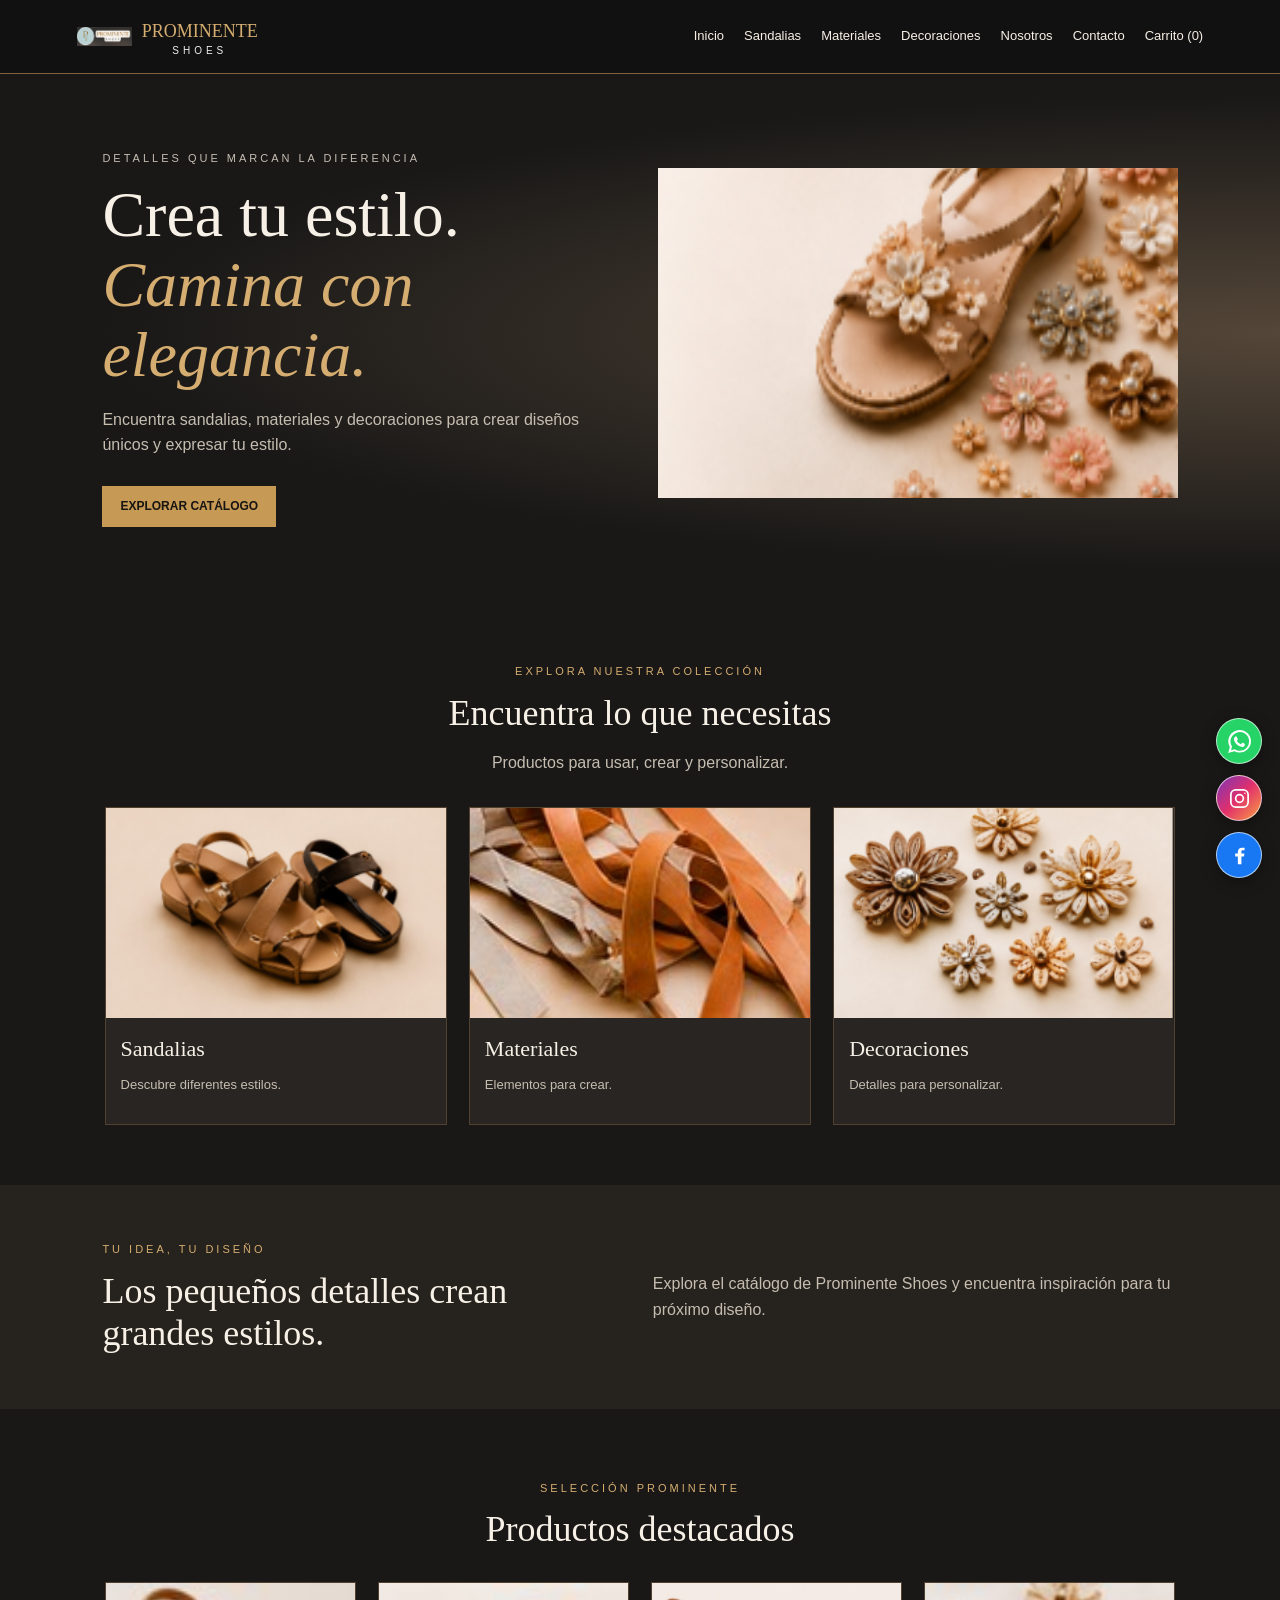
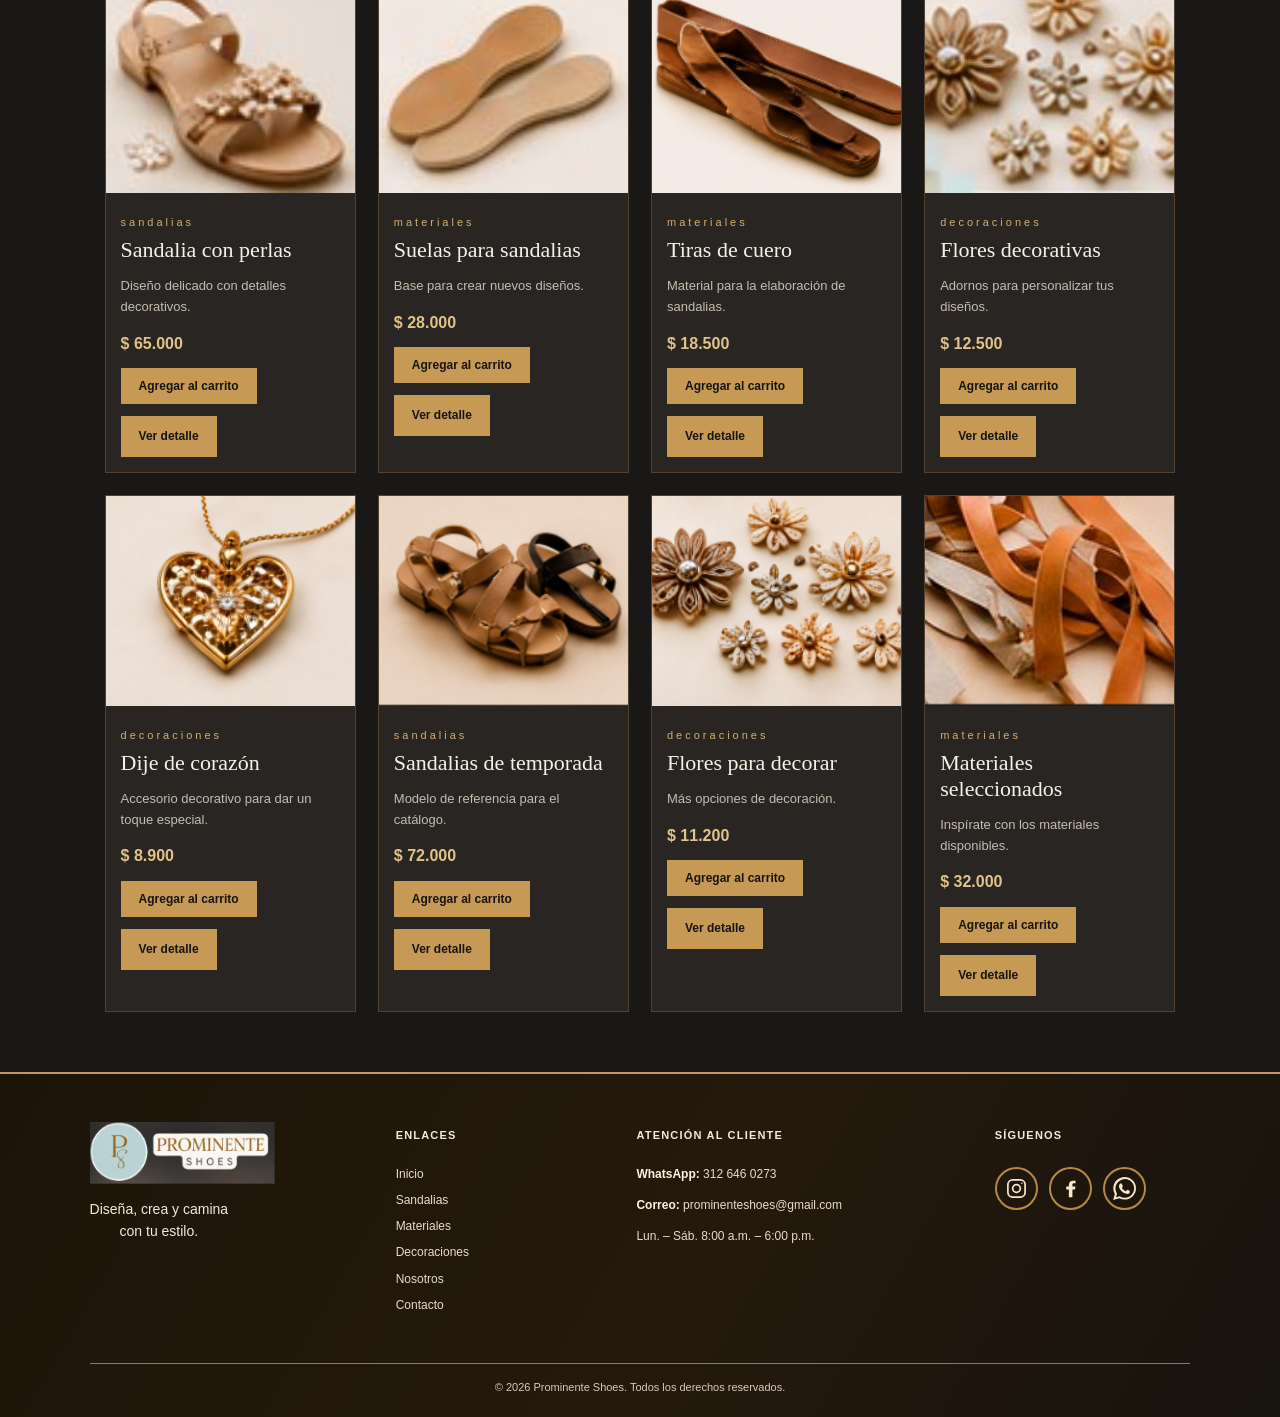
<file: prominente_shoes_avance/index.html>
<!DOCTYPE html>
<html lang="es">
<head>
  <meta charset="UTF-8">
  <meta name="viewport" content="width=device-width, initial-scale=1">
  <title>Inicio | Prominente Shoes</title>
  <link rel="stylesheet" href="css/estilos.css">
</head>

<body>

  <header class="top">
    <a class="brand" href="index.html">
      <img src="imagenes/logo-p.png" alt="Logo">
      <span>PROMINENTE<small>SHOES</small></span>
    </a>

    <nav class="nav">
      <a href="index.html">Inicio</a>
      <a href="sandalias.html">Sandalias</a>
      <a href="materiales.html">Materiales</a>
      <a href="decoraciones.html">Decoraciones</a>
      <a href="nosotros.html">Nosotros</a>
      <a href="contacto.html">Contacto</a>
      <a href="carrito.html">Carrito (<span id="cart-count">0</span>)</a>
    </nav>
  </header>

  <main>
    <section class="hero">
      <div>
        <p class="eyebrow">DETALLES QUE MARCAN LA DIFERENCIA</p>
        <h1>Crea tu estilo.<br><span class="gold">Camina con elegancia.</span></h1>
        <p>Encuentra sandalias, materiales y decoraciones para crear diseños únicos y expresar tu estilo.</p>
        <a class="btn" href="sandalias.html">EXPLORAR CATÁLOGO</a>
      </div>
      <img src="imagenes/hero-sandalia-flores.png" alt="Detalle decorativo de sandalias">
    </section>

    <section class="section">
      <div class="title">
        <p class="eyebrow">EXPLORA NUESTRA COLECCIÓN</p>
        <h2>Encuentra lo que necesitas</h2>
        <p class="muted">Productos para usar, crear y personalizar.</p>
      </div>

      <div class="grid">
        <a class="card" href="sandalias.html">
          <img src="imagenes/categoria-sandalias.png" alt="Sandalias">
          <div class="pad">
            <h3>Sandalias</h3>
            <p>Descubre diferentes estilos.</p>
          </div>
        </a>

        <a class="card" href="materiales.html">
          <img src="imagenes/categoria-materiales.png" alt="Materiales">
          <div class="pad">
            <h3>Materiales</h3>
            <p>Elementos para crear.</p>
          </div>
        </a>

        <a class="card" href="decoraciones.html">
          <img src="imagenes/categoria-decoraciones.png" alt="Decoraciones">
          <div class="pad">
            <h3>Decoraciones</h3>
            <p>Detalles para personalizar.</p>
          </div>
        </a>
      </div>
    </section>

    <section class="band">
      <div>
        <p class="eyebrow">TU IDEA, TU DISEÑO</p>
        <h2>Los pequeños detalles crean grandes estilos.</h2>
      </div>
      <p class="muted">Explora el catálogo de Prominente Shoes y encuentra inspiración para tu próximo diseño.</p>
    </section>

    <section class="section">
      <div class="title">
        <p class="eyebrow">SELECCIÓN PROMINENTE</p>
        <h2>Productos destacados</h2>
      </div>

      <div class="grid products" id="product-grid" data-category="todos"></div>

    </section>
  </main>

  <footer class="footer">
    <div class="footer-column footer-brand">
      <a class="footer-logo" href="index.html">
        <img src="imagenes/logo-p.png" alt="Prominente Shoes">
      </a>
      <p>Diseña, crea y camina<br>con tu estilo.</p>
    </div>

    <div class="footer-column">
      <h3>ENLACES</h3>
      <a href="index.html">Inicio</a>
      <a href="sandalias.html">Sandalias</a>
      <a href="materiales.html">Materiales</a>
      <a href="decoraciones.html">Decoraciones</a>
      <a href="nosotros.html">Nosotros</a>
      <a href="contacto.html">Contacto</a>
    </div>

    <div class="footer-column footer-contact">
      <h3>ATENCIÓN AL CLIENTE</h3>
      <p><strong>WhatsApp:</strong> <a href="https://wa.me/573126460273" target="_blank" rel="noopener noreferrer">312 646 0273</a></p>
      <p><strong>Correo:</strong> <a href="mailto:prominenteshoes@gmail.com">prominenteshoes@gmail.com</a></p>
      <p>Lun. – Sáb. 8:00 a.m. – 6:00 p.m.</p>
    </div>

    <div class="footer-column footer-social">
      <h3>SÍGUENOS</h3>
      <div class="footer-social-links">
        <a href="https://www.instagram.com/vergara_yojan07?psln=eHQ2M2hkNHF2YnV5&utm_source=qr" target="_blank" rel="noopener noreferrer" aria-label="Instagram" title="Instagram">
          <svg viewBox="0 0 24 24" aria-hidden="true">
            <rect x="3" y="3" width="18" height="18" rx="5"/>
            <circle cx="12" cy="12" r="4"/>
            <circle cx="17.6" cy="6.5" r=".8" class="punto"/>
          </svg>
        </a>

        <a href="https://www.facebook.com/share/1JQkK5YUma/?mibextid=wwXIfr" target="_blank" rel="noopener noreferrer" aria-label="Facebook" title="Facebook">
          <svg viewBox="0 0 24 24" aria-hidden="true">
            <path d="M14 21v-8h2.7l.4-3H14V8.1c0-.9.3-1.5 1.6-1.5h1.7V3.9c-.3 0-1.4-.1-2.6-.1-2.6 0-4.4 1.6-4.4 4.5V10H7.5v3h2.8v8H14Z"/>
          </svg>
        </a>

        <a href="https://wa.me/573126460273" target="_blank" rel="noopener noreferrer" aria-label="WhatsApp" title="WhatsApp">
          <svg viewBox="0 0 24 24" aria-hidden="true">
            <path d="M20.5 3.5A11.8 11.8 0 0 0 12.1 0C5.6 0 .3 5.3.3 11.8c0 2.1.6 4.1 1.6 5.9L.2 24l6.5-1.7a11.8 11.8 0 0 0 5.4 1.3h.1c6.5 0 11.8-5.3 11.8-11.8 0-3.1-1.2-6.1-3.5-8.3ZM12.1 21.6c-1.7 0-3.3-.5-4.7-1.3l-.3-.2-3.9 1 1-3.8-.2-.4a9.7 9.7 0 1 1 8.1 4.7Zm5.3-7.3c-.3-.1-1.7-.8-2-.9-.3-.1-.5-.1-.7.2-.2.3-.7.9-.9 1.1-.2.2-.3.2-.6.1-.3-.1-1.2-.4-2.3-1.4-.8-.7-1.4-1.6-1.5-1.9-.2-.3 0-.4.1-.6l.4-.5c.1-.2.2-.3.3-.5.1-.2 0-.4 0-.5-.1-.1-.7-1.6-.9-2.1-.2-.5-.5-.4-.7-.4h-.6c-.2 0-.5.1-.8.4-.3.3-1 1-1 2.4s1 2.8 1.1 3c.1.2 2 3.1 4.9 4.3.7.3 1.2.5 1.6.6.7.2 1.3.2 1.8.1.6-.1 1.7-.7 1.9-1.4.1-.7.1-1.3.1-1.4-.1-.2-.3-.3-.6-.4Z"/>
          </svg>
        </a>
      </div>
    </div>

    <div class="footer-bottom">© <span id="year"></span> Prominente Shoes. Todos los derechos reservados.</div>
  </footer>

  <script src="js/productos.js"></script>
  <script src="js/script.js"></script>

  <aside class="redes-flotantes" aria-label="Redes sociales">
    <a class="red-social whatsapp" href="https://wa.me/573126460273" target="_blank" rel="noopener noreferrer" aria-label="Contactar por WhatsApp" title="WhatsApp">
      <svg viewBox="0 0 24 24" aria-hidden="true">
        <path d="M20.5 3.5A11.8 11.8 0 0 0 12.1 0C5.6 0 .3 5.3.3 11.8c0 2.1.6 4.1 1.6 5.9L.2 24l6.5-1.7a11.8 11.8 0 0 0 5.4 1.3h.1c6.5 0 11.8-5.3 11.8-11.8 0-3.1-1.2-6.1-3.5-8.3ZM12.1 21.6c-1.7 0-3.3-.5-4.7-1.3l-.3-.2-3.9 1 1-3.8-.2-.4a9.7 9.7 0 1 1 8.1 4.7Zm5.3-7.3c-.3-.1-1.7-.8-2-.9-.3-.1-.5-.1-.7.2-.2.3-.7.9-.9 1.1-.2.2-.3.2-.6.1-.3-.1-1.2-.4-2.3-1.4-.8-.7-1.4-1.6-1.5-1.9-.2-.3 0-.4.1-.6l.4-.5c.1-.2.2-.3.3-.5.1-.2 0-.4 0-.5-.1-.1-.7-1.6-.9-2.1-.2-.5-.5-.4-.7-.4h-.6c-.2 0-.5.1-.8.4-.3.3-1 1-1 2.4s1 2.8 1.1 3c.1.2 2 3.1 4.9 4.3.7.3 1.2.5 1.6.6.7.2 1.3.2 1.8.1.6-.1 1.7-.7 1.9-1.4.2-.7.2-1.3.1-1.4-.1-.2-.3-.3-.6-.4Z"/>
      </svg>
    </a>

    <a class="red-social instagram" href="https://www.instagram.com/vergara_yojan07?psln=eHQ2M2hkNHF2YnV5&utm_source=qr" target="_blank" rel="noopener noreferrer" aria-label="Instagram" title="Instagram">
      <svg viewBox="0 0 24 24" aria-hidden="true">
        <rect x="3" y="3" width="18" height="18" rx="5"/>
        <circle cx="12" cy="12" r="4"/>
        <circle cx="17.6" cy="6.5" r=".8" class="punto"/>
      </svg>
    </a>

    <a class="red-social facebook" href="https://www.facebook.com/share/1JQkK5YUma/?mibextid=wwXIfr" target="_blank" rel="noopener noreferrer" aria-label="Facebook" title="Facebook">
      <svg viewBox="0 0 24 24" aria-hidden="true">
        <path d="M14 21v-8h2.7l.4-3H14V8.1c0-.9.3-1.5 1.6-1.5h1.7V3.9c-.3 0-1.4-.1-2.6-.1-2.6 0-4.4 1.6-4.4 4.5V10H7.5v3h2.8v8H14Z"/>
      </svg>
    </a>
  </aside>

</body>
</html>
</file>
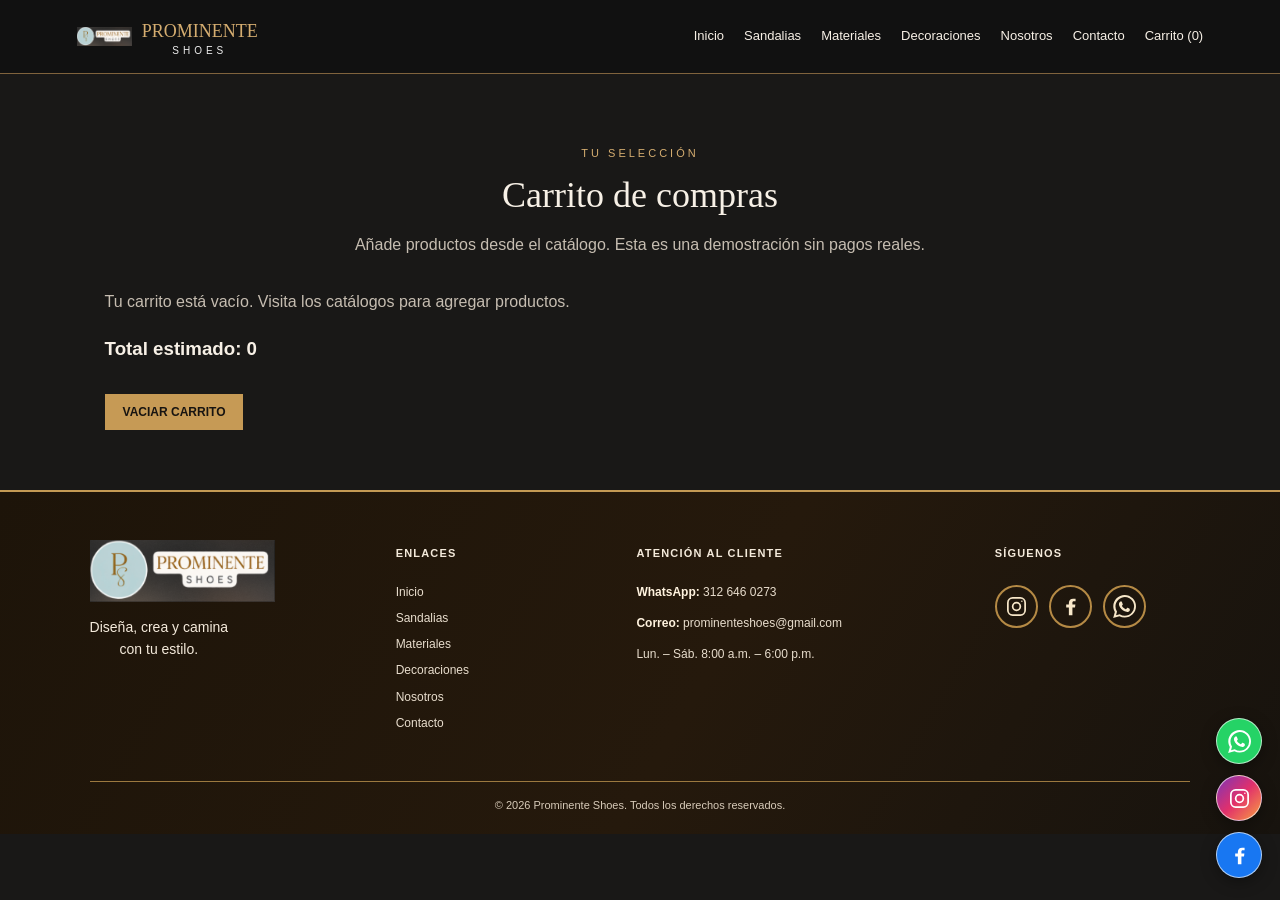
<file: prominente_shoes_avance/carrito.html>
<!DOCTYPE html>
<html lang="es">
<head>
  <meta charset="UTF-8">
  <meta name="viewport" content="width=device-width, initial-scale=1">
  <title>Carrito | Prominente Shoes</title>
  <link rel="stylesheet" href="css/estilos.css">
</head>

<body>

  <header class="top">
    <a class="brand" href="index.html">
      <img src="imagenes/logo-p.png" alt="Logo">
      <span>PROMINENTE<small>SHOES</small></span>
    </a>

    <nav class="nav">
      <a href="index.html">Inicio</a>
      <a href="sandalias.html">Sandalias</a>
      <a href="materiales.html">Materiales</a>
      <a href="decoraciones.html">Decoraciones</a>
      <a href="nosotros.html">Nosotros</a>
      <a href="contacto.html">Contacto</a>
      <a href="carrito.html">Carrito (<span id="cart-count">0</span>)</a>
    </nav>
  </header>

  <main class="section">
    <div class="title">
      <p class="eyebrow">TU SELECCIÓN</p>
      <h2>Carrito de compras</h2>
      <p class="muted">Añade productos desde el catálogo. Esta es una demostración sin pagos reales.</p>
    </div>

    <div id="cart-list"></div>

    <h3 id="cart-total">Total estimado: $0</h3>

    <button class="btn" id="clear-cart">VACIAR CARRITO</button>

  </main>

  <footer class="footer">
    <div class="footer-column footer-brand">
      <a class="footer-logo" href="index.html">
        <img src="imagenes/logo-p.png" alt="Prominente Shoes">
      </a>
      <p>Diseña, crea y camina<br>con tu estilo.</p>
    </div>

    <div class="footer-column">
      <h3>ENLACES</h3>
      <a href="index.html">Inicio</a>
      <a href="sandalias.html">Sandalias</a>
      <a href="materiales.html">Materiales</a>
      <a href="decoraciones.html">Decoraciones</a>
      <a href="nosotros.html">Nosotros</a>
      <a href="contacto.html">Contacto</a>
    </div>

    <div class="footer-column footer-contact">
      <h3>ATENCIÓN AL CLIENTE</h3>
      <p><strong>WhatsApp:</strong> <a href="https://wa.me/573126460273" target="_blank" rel="noopener noreferrer">312 646 0273</a></p>
      <p><strong>Correo:</strong> <a href="mailto:prominenteshoes@gmail.com">prominenteshoes@gmail.com</a></p>
      <p>Lun. – Sáb. 8:00 a.m. – 6:00 p.m.</p>
    </div>

    <div class="footer-column footer-social">
      <h3>SÍGUENOS</h3>
      <div class="footer-social-links">
        <a href="https://www.instagram.com/vergara_yojan07?psln=eHQ2M2hkNHF2YnV5&utm_source=qr" target="_blank" rel="noopener noreferrer" aria-label="Instagram" title="Instagram">
          <svg viewBox="0 0 24 24" aria-hidden="true">
            <rect x="3" y="3" width="18" height="18" rx="5"/>
            <circle cx="12" cy="12" r="4"/>
            <circle cx="17.6" cy="6.5" r=".8" class="punto"/>
          </svg>
        </a>

        <a href="https://www.facebook.com/share/1JQkK5YUma/?mibextid=wwXIfr" target="_blank" rel="noopener noreferrer" aria-label="Facebook" title="Facebook">
          <svg viewBox="0 0 24 24" aria-hidden="true">
            <path d="M14 21v-8h2.7l.4-3H14V8.1c0-.9.3-1.5 1.6-1.5h1.7V3.9c-.3 0-1.4-.1-2.6-.1-2.6 0-4.4 1.6-4.4 4.5V10H7.5v3h2.8v8H14Z"/>
          </svg>
        </a>

        <a href="https://wa.me/573126460273" target="_blank" rel="noopener noreferrer" aria-label="WhatsApp" title="WhatsApp">
          <svg viewBox="0 0 24 24" aria-hidden="true">
            <path d="M20.5 3.5A11.8 11.8 0 0 0 12.1 0C5.6 0 .3 5.3.3 11.8c0 2.1.6 4.1 1.6 5.9L.2 24l6.5-1.7a11.8 11.8 0 0 0 5.4 1.3h.1c6.5 0 11.8-5.3 11.8-11.8 0-3.1-1.2-6.1-3.5-8.3ZM12.1 21.6c-1.7 0-3.3-.5-4.7-1.3l-.3-.2-3.9 1 1-3.8-.2-.4a9.7 9.7 0 1 1 8.1 4.7Zm5.3-7.3c-.3-.1-1.7-.8-2-.9-.3-.1-.5-.1-.7.2-.2.3-.7.9-.9 1.1-.2.2-.3.2-.6.1-.3-.1-1.2-.4-2.3-1.4-.8-.7-1.4-1.6-1.5-1.9-.2-.3 0-.4.1-.6l.4-.5c.1-.2.2-.3.3-.5.1-.2 0-.4 0-.5-.1-.1-.7-1.6-.9-2.1-.2-.5-.5-.4-.7-.4h-.6c-.2 0-.5.1-.8.4-.3.3-1 1-1 2.4s1 2.8 1.1 3c.1.2 2 3.1 4.9 4.3.7.3 1.2.5 1.6.6.7.2 1.3.2 1.8.1.6-.1 1.7-.7 1.9-1.4.1-.7.1-1.3.1-1.4-.1-.2-.3-.3-.6-.4Z"/>
          </svg>
        </a>
      </div>
    </div>

    <div class="footer-bottom">© <span id="year"></span> Prominente Shoes. Todos los derechos reservados.</div>
  </footer>

  <script src="js/productos.js"></script>
  <script src="js/script.js"></script>

  <aside class="redes-flotantes" aria-label="Redes sociales">
    <a class="red-social whatsapp" href="https://wa.me/573126460273" target="_blank" rel="noopener noreferrer" aria-label="Contactar por WhatsApp" title="WhatsApp">
      <svg viewBox="0 0 24 24" aria-hidden="true">
        <path d="M20.5 3.5A11.8 11.8 0 0 0 12.1 0C5.6 0 .3 5.3.3 11.8c0 2.1.6 4.1 1.6 5.9L.2 24l6.5-1.7a11.8 11.8 0 0 0 5.4 1.3h.1c6.5 0 11.8-5.3 11.8-11.8 0-3.1-1.2-6.1-3.5-8.3ZM12.1 21.6c-1.7 0-3.3-.5-4.7-1.3l-.3-.2-3.9 1 1-3.8-.2-.4a9.7 9.7 0 1 1 8.1 4.7Zm5.3-7.3c-.3-.1-1.7-.8-2-.9-.3-.1-.5-.1-.7.2-.2.3-.7.9-.9 1.1-.2.2-.3.2-.6.1-.3-.1-1.2-.4-2.3-1.4-.8-.7-1.4-1.6-1.5-1.9-.2-.3 0-.4.1-.6l.4-.5c.1-.2.2-.3.3-.5.1-.2 0-.4 0-.5-.1-.1-.7-1.6-.9-2.1-.2-.5-.5-.4-.7-.4h-.6c-.2 0-.5.1-.8.4-.3.3-1 1-1 2.4s1 2.8 1.1 3c.1.2 2 3.1 4.9 4.3.7.3 1.2.5 1.6.6.7.2 1.3.2 1.8.1.6-.1 1.7-.7 1.9-1.4.2-.7.2-1.3.1-1.4-.1-.2-.3-.3-.6-.4Z"/>
      </svg>
    </a>

    <a class="red-social instagram" href="https://www.instagram.com/vergara_yojan07?psln=eHQ2M2hkNHF2YnV5&utm_source=qr" target="_blank" rel="noopener noreferrer" aria-label="Instagram" title="Instagram">
      <svg viewBox="0 0 24 24" aria-hidden="true">
        <rect x="3" y="3" width="18" height="18" rx="5"/>
        <circle cx="12" cy="12" r="4"/>
        <circle cx="17.6" cy="6.5" r=".8" class="punto"/>
      </svg>
    </a>

    <a class="red-social facebook" href="https://www.facebook.com/share/1JQkK5YUma/?mibextid=wwXIfr" target="_blank" rel="noopener noreferrer" aria-label="Facebook" title="Facebook">
      <svg viewBox="0 0 24 24" aria-hidden="true">
        <path d="M14 21v-8h2.7l.4-3H14V8.1c0-.9.3-1.5 1.6-1.5h1.7V3.9c-.3 0-1.4-.1-2.6-.1-2.6 0-4.4 1.6-4.4 4.5V10H7.5v3h2.8v8H14Z"/>
      </svg>
    </a>
  </aside>

</body>
</html>
</file>
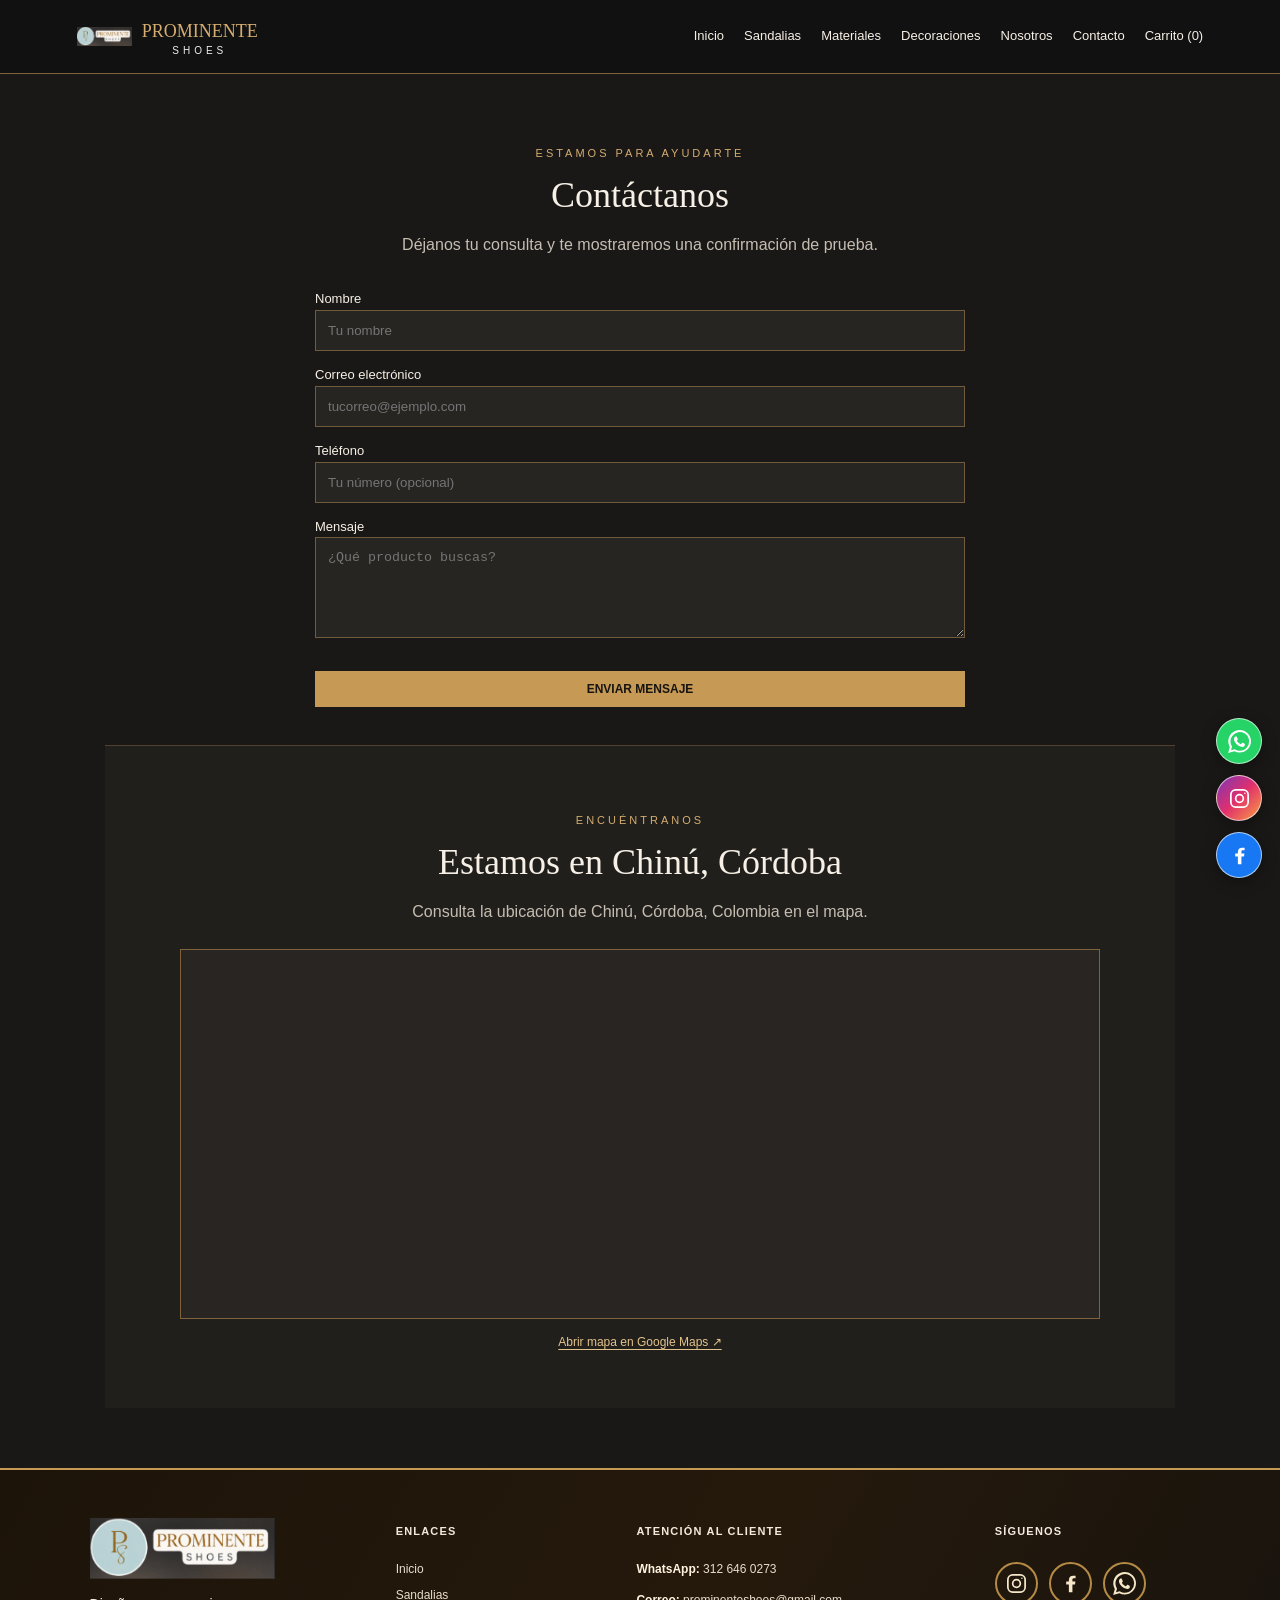
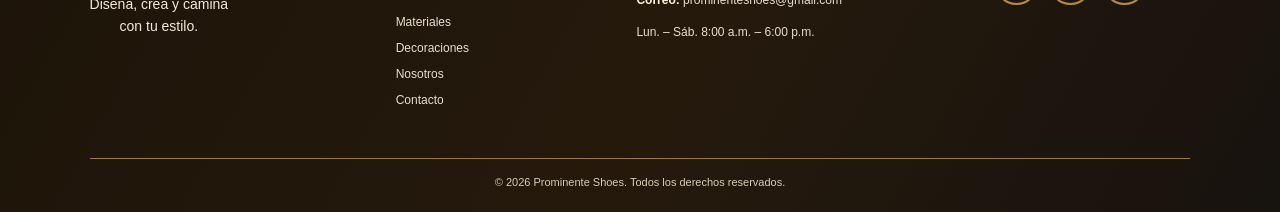
<file: prominente_shoes_avance/contacto.html>
<!DOCTYPE html>
<html lang="es">
<head>
  <meta charset="UTF-8">
  <meta name="viewport" content="width=device-width, initial-scale=1">
  <title>Contacto | Prominente Shoes</title>
  <link rel="stylesheet" href="css/estilos.css">
</head>

<body>

  <header class="top">
    <a class="brand" href="index.html">
      <img src="imagenes/logo-p.png" alt="Logo">
      <span>PROMINENTE<small>SHOES</small></span>
    </a>

    <nav class="nav">
      <a href="index.html">Inicio</a>
      <a href="sandalias.html">Sandalias</a>
      <a href="materiales.html">Materiales</a>
      <a href="decoraciones.html">Decoraciones</a>
      <a href="nosotros.html">Nosotros</a>
      <a href="contacto.html">Contacto</a>
      <a href="carrito.html">Carrito (<span id="cart-count">0</span>)</a>
    </nav>
  </header>

  <main class="section">
    <div class="title">
      <p class="eyebrow">ESTAMOS PARA AYUDARTE</p>
      <h2>Contáctanos</h2>
      <p class="muted">Déjanos tu consulta y te mostraremos una confirmación de prueba.</p>
    </div>

    <form class="form" id="contact-form">
      <label>Nombre<input required name="nombre" placeholder="Tu nombre"></label>
      <label>Correo electrónico<input required type="email" placeholder="tucorreo@ejemplo.com"></label>
      <label>Teléfono<input type="tel" placeholder="Tu número (opcional)"></label>
      <label>Mensaje<textarea required rows="5" placeholder="¿Qué producto buscas?"></textarea></label>
      <button class="btn" type="submit">ENVIAR MENSAJE</button>
      <p id="form-msg" class="notice"></p>
    </form>

    <section class="mapa-seccion" id="ubicacion">
      <div class="title">
        <p class="eyebrow">ENCUÉNTRANOS</p>
        <h2>Estamos en Chinú, Córdoba</h2>
        <p class="muted">Consulta la ubicación de Chinú, Córdoba, Colombia en el mapa.</p>
      </div>

      <div class="mapa-contenedor">
        <iframe class="mapa-chinu" title="Mapa de Chinú, Córdoba, Colombia" src="https://maps.google.com/maps?q=Chin%C3%BA%2C%20C%C3%B3rdoba%2C%20Colombia&t=&z=13&ie=UTF8&iwloc=&output=embed" loading="lazy" referrerpolicy="no-referrer-when-downgrade" allowfullscreen></iframe>
      </div>

      <p class="mapa-enlace">
        <a href="https://www.google.com/maps/search/?api=1&query=Chin%C3%BA%2C+C%C3%B3rdoba%2C+Colombia" target="_blank" rel="noopener noreferrer">Abrir mapa en Google Maps ↗</a>
      </p>
    </section>
  </main>

  <footer class="footer">
    <div class="footer-column footer-brand">
      <a class="footer-logo" href="index.html">
        <img src="imagenes/logo-p.png" alt="Prominente Shoes">
      </a>
      <p>Diseña, crea y camina<br>con tu estilo.</p>
    </div>

    <div class="footer-column">
      <h3>ENLACES</h3>
      <a href="index.html">Inicio</a>
      <a href="sandalias.html">Sandalias</a>
      <a href="materiales.html">Materiales</a>
      <a href="decoraciones.html">Decoraciones</a>
      <a href="nosotros.html">Nosotros</a>
      <a href="contacto.html">Contacto</a>
    </div>

    <div class="footer-column footer-contact">
      <h3>ATENCIÓN AL CLIENTE</h3>
      <p><strong>WhatsApp:</strong> <a href="https://wa.me/573126460273" target="_blank" rel="noopener noreferrer">312 646 0273</a></p>
      <p><strong>Correo:</strong> <a href="mailto:prominenteshoes@gmail.com">prominenteshoes@gmail.com</a></p>
      <p>Lun. – Sáb. 8:00 a.m. – 6:00 p.m.</p>
    </div>

    <div class="footer-column footer-social">
      <h3>SÍGUENOS</h3>
      <div class="footer-social-links">
        <a href="https://www.instagram.com/vergara_yojan07?psln=eHQ2M2hkNHF2YnV5&utm_source=qr" target="_blank" rel="noopener noreferrer" aria-label="Instagram" title="Instagram">
          <svg viewBox="0 0 24 24" aria-hidden="true">
            <rect x="3" y="3" width="18" height="18" rx="5"/>
            <circle cx="12" cy="12" r="4"/>
            <circle cx="17.6" cy="6.5" r=".8" class="punto"/>
          </svg>
        </a>

        <a href="https://www.facebook.com/share/1JQkK5YUma/?mibextid=wwXIfr" target="_blank" rel="noopener noreferrer" aria-label="Facebook" title="Facebook">
          <svg viewBox="0 0 24 24" aria-hidden="true">
            <path d="M14 21v-8h2.7l.4-3H14V8.1c0-.9.3-1.5 1.6-1.5h1.7V3.9c-.3 0-1.4-.1-2.6-.1-2.6 0-4.4 1.6-4.4 4.5V10H7.5v3h2.8v8H14Z"/>
          </svg>
        </a>

        <a href="https://wa.me/573126460273" target="_blank" rel="noopener noreferrer" aria-label="WhatsApp" title="WhatsApp">
          <svg viewBox="0 0 24 24" aria-hidden="true">
            <path d="M20.5 3.5A11.8 11.8 0 0 0 12.1 0C5.6 0 .3 5.3.3 11.8c0 2.1.6 4.1 1.6 5.9L.2 24l6.5-1.7a11.8 11.8 0 0 0 5.4 1.3h.1c6.5 0 11.8-5.3 11.8-11.8 0-3.1-1.2-6.1-3.5-8.3ZM12.1 21.6c-1.7 0-3.3-.5-4.7-1.3l-.3-.2-3.9 1 1-3.8-.2-.4a9.7 9.7 0 1 1 8.1 4.7Zm5.3-7.3c-.3-.1-1.7-.8-2-.9-.3-.1-.5-.1-.7.2-.2.3-.7.9-.9 1.1-.2.2-.3.2-.6.1-.3-.1-1.2-.4-2.3-1.4-.8-.7-1.4-1.6-1.5-1.9-.2-.3 0-.4.1-.6l.4-.5c.1-.2.2-.3.3-.5.1-.2 0-.4 0-.5-.1-.1-.7-1.6-.9-2.1-.2-.5-.5-.4-.7-.4h-.6c-.2 0-.5.1-.8.4-.3.3-1 1-1 2.4s1 2.8 1.1 3c.1.2 2 3.1 4.9 4.3.7.3 1.2.5 1.6.6.7.2 1.3.2 1.8.1.6-.1 1.7-.7 1.9-1.4.1-.7.1-1.3.1-1.4-.1-.2-.3-.3-.6-.4Z"/>
          </svg>
        </a>
      </div>
    </div>

    <div class="footer-bottom">© <span id="year"></span> Prominente Shoes. Todos los derechos reservados.</div>
  </footer>

  <script src="js/productos.js"></script>
  <script src="js/script.js"></script>

  <aside class="redes-flotantes" aria-label="Redes sociales">
    <a class="red-social whatsapp" href="https://wa.me/573126460273" target="_blank" rel="noopener noreferrer" aria-label="Contactar por WhatsApp" title="WhatsApp">
      <svg viewBox="0 0 24 24" aria-hidden="true">
        <path d="M20.5 3.5A11.8 11.8 0 0 0 12.1 0C5.6 0 .3 5.3.3 11.8c0 2.1.6 4.1 1.6 5.9L.2 24l6.5-1.7a11.8 11.8 0 0 0 5.4 1.3h.1c6.5 0 11.8-5.3 11.8-11.8 0-3.1-1.2-6.1-3.5-8.3ZM12.1 21.6c-1.7 0-3.3-.5-4.7-1.3l-.3-.2-3.9 1 1-3.8-.2-.4a9.7 9.7 0 1 1 8.1 4.7Zm5.3-7.3c-.3-.1-1.7-.8-2-.9-.3-.1-.5-.1-.7.2-.2.3-.7.9-.9 1.1-.2.2-.3.2-.6.1-.3-.1-1.2-.4-2.3-1.4-.8-.7-1.4-1.6-1.5-1.9-.2-.3 0-.4.1-.6l.4-.5c.1-.2.2-.3.3-.5.1-.2 0-.4 0-.5-.1-.1-.7-1.6-.9-2.1-.2-.5-.5-.4-.7-.4h-.6c-.2 0-.5.1-.8.4-.3.3-1 1-1 2.4s1 2.8 1.1 3c.1.2 2 3.1 4.9 4.3.7.3 1.2.5 1.6.6.7.2 1.3.2 1.8.1.6-.1 1.7-.7 1.9-1.4.2-.7.2-1.3.1-1.4-.1-.2-.3-.3-.6-.4Z"/>
      </svg>
    </a>

    <a class="red-social instagram" href="https://www.instagram.com/vergara_yojan07?psln=eHQ2M2hkNHF2YnV5&utm_source=qr" target="_blank" rel="noopener noreferrer" aria-label="Instagram" title="Instagram">
      <svg viewBox="0 0 24 24" aria-hidden="true">
        <rect x="3" y="3" width="18" height="18" rx="5"/>
        <circle cx="12" cy="12" r="4"/>
        <circle cx="17.6" cy="6.5" r=".8" class="punto"/>
      </svg>
    </a>

    <a class="red-social facebook" href="https://www.facebook.com/share/1JQkK5YUma/?mibextid=wwXIfr" target="_blank" rel="noopener noreferrer" aria-label="Facebook" title="Facebook">
      <svg viewBox="0 0 24 24" aria-hidden="true">
        <path d="M14 21v-8h2.7l.4-3H14V8.1c0-.9.3-1.5 1.6-1.5h1.7V3.9c-.3 0-1.4-.1-2.6-.1-2.6 0-4.4 1.6-4.4 4.5V10H7.5v3h2.8v8H14Z"/>
      </svg>
    </a>
  </aside>

</body>
</html>
</file>
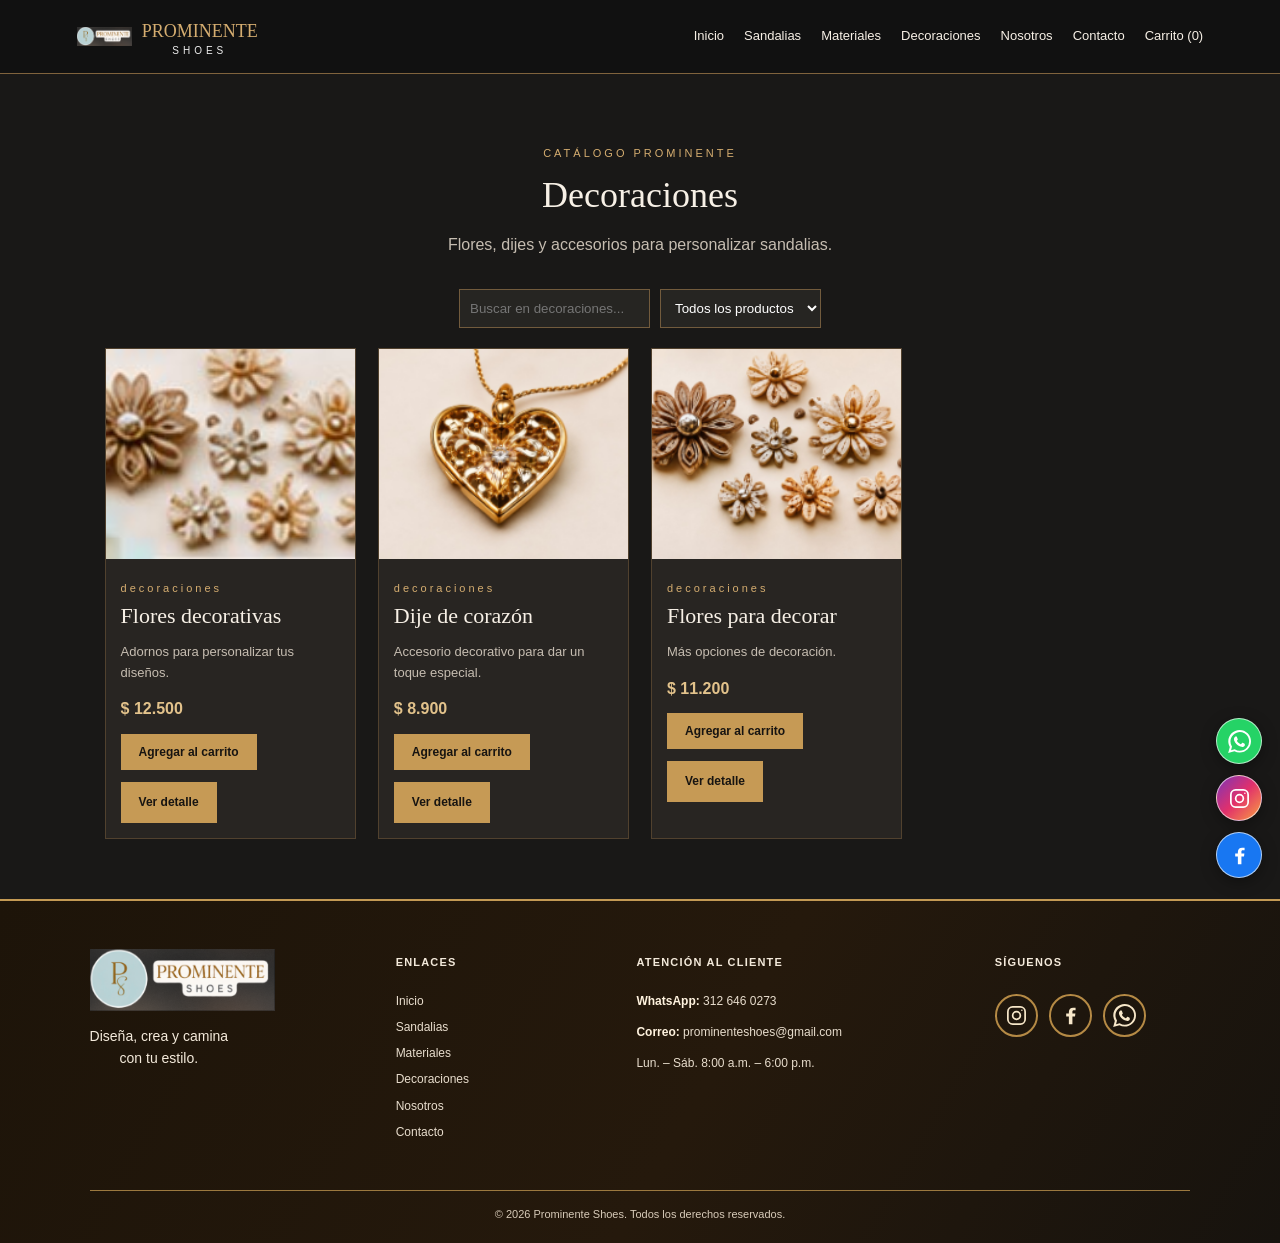
<file: prominente_shoes_avance/decoraciones.html>
<!DOCTYPE html>
<html lang="es">
<head>
  <meta charset="UTF-8">
  <meta name="viewport" content="width=device-width, initial-scale=1">
  <title>Decoraciones | Prominente Shoes</title>
  <link rel="stylesheet" href="css/estilos.css">
</head>

<body>

  <header class="top">
    <a class="brand" href="index.html">
      <img src="imagenes/logo-p.png" alt="Logo">
      <span>PROMINENTE<small>SHOES</small></span>
    </a>

    <nav class="nav">
      <a href="index.html">Inicio</a>
      <a href="sandalias.html">Sandalias</a>
      <a href="materiales.html">Materiales</a>
      <a href="decoraciones.html">Decoraciones</a>
      <a href="nosotros.html">Nosotros</a>
      <a href="contacto.html">Contacto</a>
      <a href="carrito.html">Carrito (<span id="cart-count">0</span>)</a>
    </nav>
  </header>

  <main class="section">
    <div class="title">
      <p class="eyebrow">CATÁLOGO PROMINENTE</p>
      <h2>Decoraciones</h2>
      <p class="muted">Flores, dijes y accesorios para personalizar sandalias.</p>
    </div>

    <div class="searchrow">
      <input id="search" placeholder="Buscar en decoraciones..." aria-label="Buscar">
      <select id="sort">
        <option value="all">Todos los productos</option>
        <option value="price">Precio por consultar</option>
      </select>
    </div>

    <div class="grid products" id="product-grid" data-category="decoraciones"></div>

  </main>

  <footer class="footer">
    <div class="footer-column footer-brand">
      <a class="footer-logo" href="index.html">
        <img src="imagenes/logo-p.png" alt="Prominente Shoes">
      </a>
      <p>Diseña, crea y camina<br>con tu estilo.</p>
    </div>

    <div class="footer-column">
      <h3>ENLACES</h3>
      <a href="index.html">Inicio</a>
      <a href="sandalias.html">Sandalias</a>
      <a href="materiales.html">Materiales</a>
      <a href="decoraciones.html">Decoraciones</a>
      <a href="nosotros.html">Nosotros</a>
      <a href="contacto.html">Contacto</a>
    </div>

    <div class="footer-column footer-contact">
      <h3>ATENCIÓN AL CLIENTE</h3>
      <p><strong>WhatsApp:</strong> <a href="https://wa.me/573126460273" target="_blank" rel="noopener noreferrer">312 646 0273</a></p>
      <p><strong>Correo:</strong> <a href="mailto:prominenteshoes@gmail.com">prominenteshoes@gmail.com</a></p>
      <p>Lun. – Sáb. 8:00 a.m. – 6:00 p.m.</p>
    </div>

    <div class="footer-column footer-social">
      <h3>SÍGUENOS</h3>
      <div class="footer-social-links">
        <a href="https://www.instagram.com/vergara_yojan07?psln=eHQ2M2hkNHF2YnV5&utm_source=qr" target="_blank" rel="noopener noreferrer" aria-label="Instagram" title="Instagram">
          <svg viewBox="0 0 24 24" aria-hidden="true">
            <rect x="3" y="3" width="18" height="18" rx="5"/>
            <circle cx="12" cy="12" r="4"/>
            <circle cx="17.6" cy="6.5" r=".8" class="punto"/>
          </svg>
        </a>

        <a href="https://www.facebook.com/share/1JQkK5YUma/?mibextid=wwXIfr" target="_blank" rel="noopener noreferrer" aria-label="Facebook" title="Facebook">
          <svg viewBox="0 0 24 24" aria-hidden="true">
            <path d="M14 21v-8h2.7l.4-3H14V8.1c0-.9.3-1.5 1.6-1.5h1.7V3.9c-.3 0-1.4-.1-2.6-.1-2.6 0-4.4 1.6-4.4 4.5V10H7.5v3h2.8v8H14Z"/>
          </svg>
        </a>

        <a href="https://wa.me/573126460273" target="_blank" rel="noopener noreferrer" aria-label="WhatsApp" title="WhatsApp">
          <svg viewBox="0 0 24 24" aria-hidden="true">
            <path d="M20.5 3.5A11.8 11.8 0 0 0 12.1 0C5.6 0 .3 5.3.3 11.8c0 2.1.6 4.1 1.6 5.9L.2 24l6.5-1.7a11.8 11.8 0 0 0 5.4 1.3h.1c6.5 0 11.8-5.3 11.8-11.8 0-3.1-1.2-6.1-3.5-8.3ZM12.1 21.6c-1.7 0-3.3-.5-4.7-1.3l-.3-.2-3.9 1 1-3.8-.2-.4a9.7 9.7 0 1 1 8.1 4.7Zm5.3-7.3c-.3-.1-1.7-.8-2-.9-.3-.1-.5-.1-.7.2-.2.3-.7.9-.9 1.1-.2.2-.3.2-.6.1-.3-.1-1.2-.4-2.3-1.4-.8-.7-1.4-1.6-1.5-1.9-.2-.3 0-.4.1-.6l.4-.5c.1-.2.2-.3.3-.5.1-.2 0-.4 0-.5-.1-.1-.7-1.6-.9-2.1-.2-.5-.5-.4-.7-.4h-.6c-.2 0-.5.1-.8.4-.3.3-1 1-1 2.4s1 2.8 1.1 3c.1.2 2 3.1 4.9 4.3.7.3 1.2.5 1.6.6.7.2 1.3.2 1.8.1.6-.1 1.7-.7 1.9-1.4.1-.7.1-1.3.1-1.4-.1-.2-.3-.3-.6-.4Z"/>
          </svg>
        </a>
      </div>
    </div>

    <div class="footer-bottom">© <span id="year"></span> Prominente Shoes. Todos los derechos reservados.</div>
  </footer>

  <script src="js/productos.js"></script>
  <script src="js/script.js"></script>

  <aside class="redes-flotantes" aria-label="Redes sociales">
    <a class="red-social whatsapp" href="https://wa.me/573126460273" target="_blank" rel="noopener noreferrer" aria-label="Contactar por WhatsApp" title="WhatsApp">
      <svg viewBox="0 0 24 24" aria-hidden="true">
        <path d="M20.5 3.5A11.8 11.8 0 0 0 12.1 0C5.6 0 .3 5.3.3 11.8c0 2.1.6 4.1 1.6 5.9L.2 24l6.5-1.7a11.8 11.8 0 0 0 5.4 1.3h.1c6.5 0 11.8-5.3 11.8-11.8 0-3.1-1.2-6.1-3.5-8.3ZM12.1 21.6c-1.7 0-3.3-.5-4.7-1.3l-.3-.2-3.9 1 1-3.8-.2-.4a9.7 9.7 0 1 1 8.1 4.7Zm5.3-7.3c-.3-.1-1.7-.8-2-.9-.3-.1-.5-.1-.7.2-.2.3-.7.9-.9 1.1-.2.2-.3.2-.6.1-.3-.1-1.2-.4-2.3-1.4-.8-.7-1.4-1.6-1.5-1.9-.2-.3 0-.4.1-.6l.4-.5c.1-.2.2-.3.3-.5.1-.2 0-.4 0-.5-.1-.1-.7-1.6-.9-2.1-.2-.5-.5-.4-.7-.4h-.6c-.2 0-.5.1-.8.4-.3.3-1 1-1 2.4s1 2.8 1.1 3c.1.2 2 3.1 4.9 4.3.7.3 1.2.5 1.6.6.7.2 1.3.2 1.8.1.6-.1 1.7-.7 1.9-1.4.2-.7.2-1.3.1-1.4-.1-.2-.3-.3-.6-.4Z"/>
      </svg>
    </a>

    <a class="red-social instagram" href="https://www.instagram.com/vergara_yojan07?psln=eHQ2M2hkNHF2YnV5&utm_source=qr" target="_blank" rel="noopener noreferrer" aria-label="Instagram" title="Instagram">
      <svg viewBox="0 0 24 24" aria-hidden="true">
        <rect x="3" y="3" width="18" height="18" rx="5"/>
        <circle cx="12" cy="12" r="4"/>
        <circle cx="17.6" cy="6.5" r=".8" class="punto"/>
      </svg>
    </a>

    <a class="red-social facebook" href="https://www.facebook.com/share/1JQkK5YUma/?mibextid=wwXIfr" target="_blank" rel="noopener noreferrer" aria-label="Facebook" title="Facebook">
      <svg viewBox="0 0 24 24" aria-hidden="true">
        <path d="M14 21v-8h2.7l.4-3H14V8.1c0-.9.3-1.5 1.6-1.5h1.7V3.9c-.3 0-1.4-.1-2.6-.1-2.6 0-4.4 1.6-4.4 4.5V10H7.5v3h2.8v8H14Z"/>
      </svg>
    </a>
  </aside>

</body>
</html>
</file>
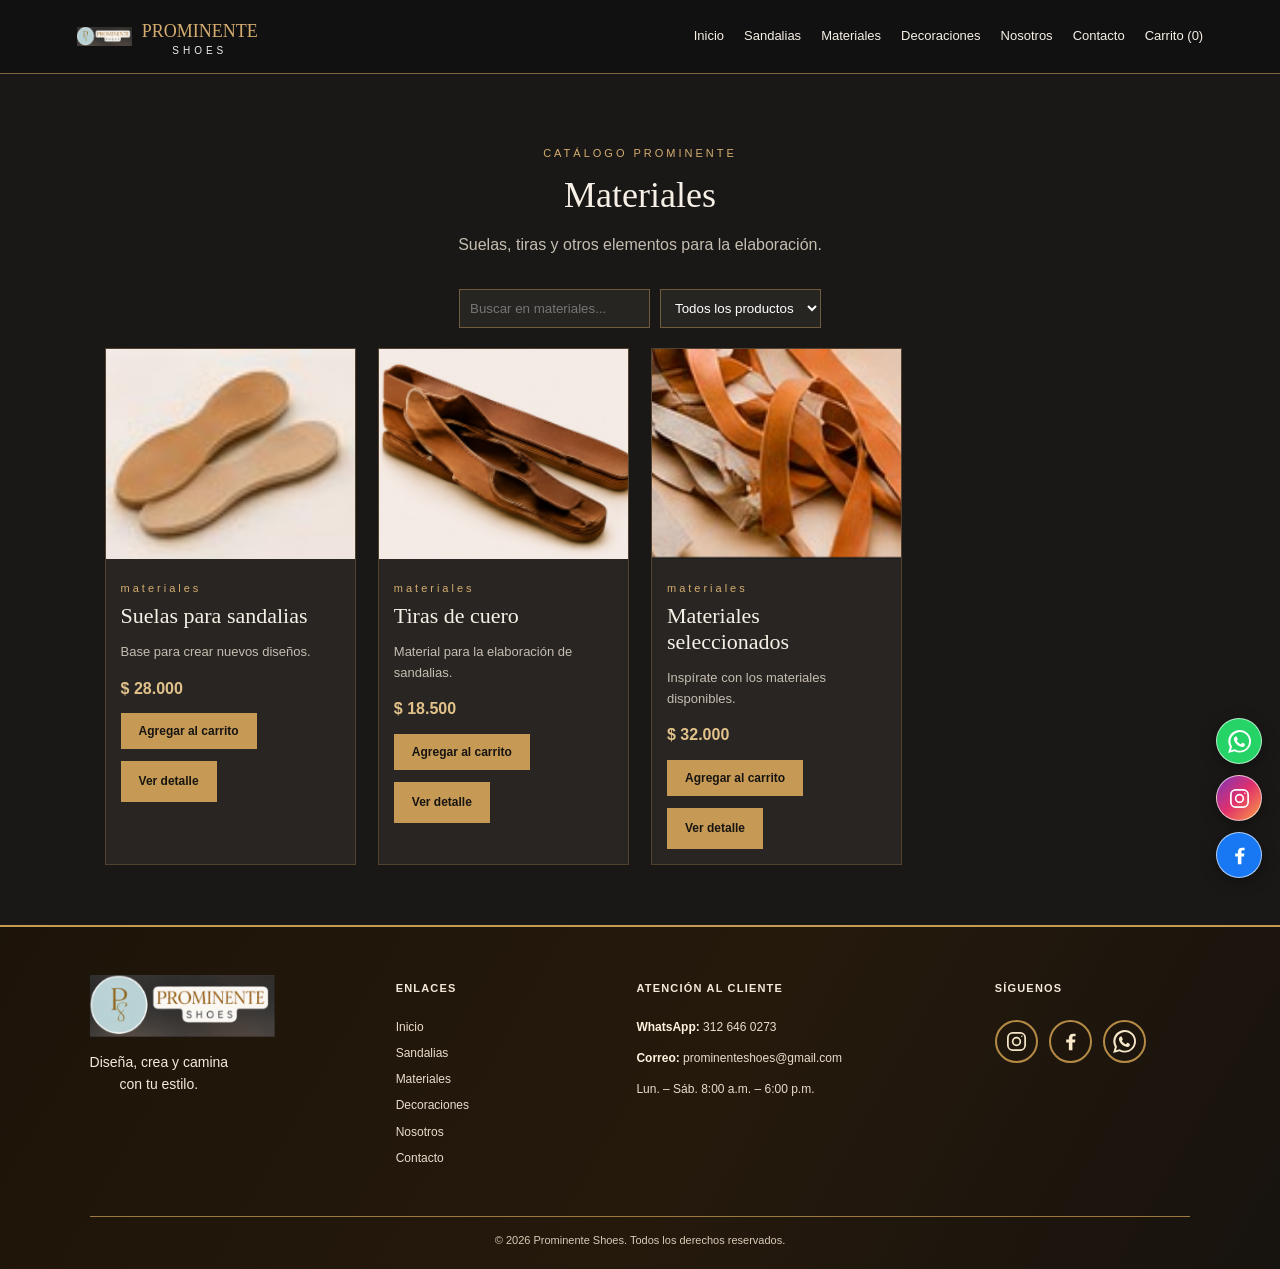
<file: prominente_shoes_avance/materiales.html>
<!DOCTYPE html>
<html lang="es">
<head>
  <meta charset="UTF-8">
  <meta name="viewport" content="width=device-width, initial-scale=1">
  <title>Materiales | Prominente Shoes</title>
  <link rel="stylesheet" href="css/estilos.css">
</head>

<body>

  <header class="top">
    <a class="brand" href="index.html">
      <img src="imagenes/logo-p.png" alt="Logo">
      <span>PROMINENTE<small>SHOES</small></span>
    </a>

    <nav class="nav">
      <a href="index.html">Inicio</a>
      <a href="sandalias.html">Sandalias</a>
      <a href="materiales.html">Materiales</a>
      <a href="decoraciones.html">Decoraciones</a>
      <a href="nosotros.html">Nosotros</a>
      <a href="contacto.html">Contacto</a>
      <a href="carrito.html">Carrito (<span id="cart-count">0</span>)</a>
    </nav>
  </header>

  <main class="section">
    <div class="title">
      <p class="eyebrow">CATÁLOGO PROMINENTE</p>
      <h2>Materiales</h2>
      <p class="muted">Suelas, tiras y otros elementos para la elaboración.</p>
    </div>

    <div class="searchrow">
      <input id="search" placeholder="Buscar en materiales..." aria-label="Buscar">
      <select id="sort">
        <option value="all">Todos los productos</option>
        <option value="price">Precio por consultar</option>
      </select>
    </div>

    <div class="grid products" id="product-grid" data-category="materiales"></div>

  </main>

  <footer class="footer">
    <div class="footer-column footer-brand">
      <a class="footer-logo" href="index.html">
        <img src="imagenes/logo-p.png" alt="Prominente Shoes">
      </a>
      <p>Diseña, crea y camina<br>con tu estilo.</p>
    </div>

    <div class="footer-column">
      <h3>ENLACES</h3>
      <a href="index.html">Inicio</a>
      <a href="sandalias.html">Sandalias</a>
      <a href="materiales.html">Materiales</a>
      <a href="decoraciones.html">Decoraciones</a>
      <a href="nosotros.html">Nosotros</a>
      <a href="contacto.html">Contacto</a>
    </div>

    <div class="footer-column footer-contact">
      <h3>ATENCIÓN AL CLIENTE</h3>
      <p><strong>WhatsApp:</strong> <a href="https://wa.me/573126460273" target="_blank" rel="noopener noreferrer">312 646 0273</a></p>
      <p><strong>Correo:</strong> <a href="mailto:prominenteshoes@gmail.com">prominenteshoes@gmail.com</a></p>
      <p>Lun. – Sáb. 8:00 a.m. – 6:00 p.m.</p>
    </div>

    <div class="footer-column footer-social">
      <h3>SÍGUENOS</h3>
      <div class="footer-social-links">
        <a href="https://www.instagram.com/vergara_yojan07?psln=eHQ2M2hkNHF2YnV5&utm_source=qr" target="_blank" rel="noopener noreferrer" aria-label="Instagram" title="Instagram">
          <svg viewBox="0 0 24 24" aria-hidden="true">
            <rect x="3" y="3" width="18" height="18" rx="5"/>
            <circle cx="12" cy="12" r="4"/>
            <circle cx="17.6" cy="6.5" r=".8" class="punto"/>
          </svg>
        </a>

        <a href="https://www.facebook.com/share/1JQkK5YUma/?mibextid=wwXIfr" target="_blank" rel="noopener noreferrer" aria-label="Facebook" title="Facebook">
          <svg viewBox="0 0 24 24" aria-hidden="true">
            <path d="M14 21v-8h2.7l.4-3H14V8.1c0-.9.3-1.5 1.6-1.5h1.7V3.9c-.3 0-1.4-.1-2.6-.1-2.6 0-4.4 1.6-4.4 4.5V10H7.5v3h2.8v8H14Z"/>
          </svg>
        </a>

        <a href="https://wa.me/573126460273" target="_blank" rel="noopener noreferrer" aria-label="WhatsApp" title="WhatsApp">
          <svg viewBox="0 0 24 24" aria-hidden="true">
            <path d="M20.5 3.5A11.8 11.8 0 0 0 12.1 0C5.6 0 .3 5.3.3 11.8c0 2.1.6 4.1 1.6 5.9L.2 24l6.5-1.7a11.8 11.8 0 0 0 5.4 1.3h.1c6.5 0 11.8-5.3 11.8-11.8 0-3.1-1.2-6.1-3.5-8.3ZM12.1 21.6c-1.7 0-3.3-.5-4.7-1.3l-.3-.2-3.9 1 1-3.8-.2-.4a9.7 9.7 0 1 1 8.1 4.7Zm5.3-7.3c-.3-.1-1.7-.8-2-.9-.3-.1-.5-.1-.7.2-.2.3-.7.9-.9 1.1-.2.2-.3.2-.6.1-.3-.1-1.2-.4-2.3-1.4-.8-.7-1.4-1.6-1.5-1.9-.2-.3 0-.4.1-.6l.4-.5c.1-.2.2-.3.3-.5.1-.2 0-.4 0-.5-.1-.1-.7-1.6-.9-2.1-.2-.5-.5-.4-.7-.4h-.6c-.2 0-.5.1-.8.4-.3.3-1 1-1 2.4s1 2.8 1.1 3c.1.2 2 3.1 4.9 4.3.7.3 1.2.5 1.6.6.7.2 1.3.2 1.8.1.6-.1 1.7-.7 1.9-1.4.1-.7.1-1.3.1-1.4-.1-.2-.3-.3-.6-.4Z"/>
          </svg>
        </a>
      </div>
    </div>

    <div class="footer-bottom">© <span id="year"></span> Prominente Shoes. Todos los derechos reservados.</div>
  </footer>

  <script src="js/productos.js"></script>
  <script src="js/script.js"></script>

  <aside class="redes-flotantes" aria-label="Redes sociales">
    <a class="red-social whatsapp" href="https://wa.me/573126460273" target="_blank" rel="noopener noreferrer" aria-label="Contactar por WhatsApp" title="WhatsApp">
      <svg viewBox="0 0 24 24" aria-hidden="true">
        <path d="M20.5 3.5A11.8 11.8 0 0 0 12.1 0C5.6 0 .3 5.3.3 11.8c0 2.1.6 4.1 1.6 5.9L.2 24l6.5-1.7a11.8 11.8 0 0 0 5.4 1.3h.1c6.5 0 11.8-5.3 11.8-11.8 0-3.1-1.2-6.1-3.5-8.3ZM12.1 21.6c-1.7 0-3.3-.5-4.7-1.3l-.3-.2-3.9 1 1-3.8-.2-.4a9.7 9.7 0 1 1 8.1 4.7Zm5.3-7.3c-.3-.1-1.7-.8-2-.9-.3-.1-.5-.1-.7.2-.2.3-.7.9-.9 1.1-.2.2-.3.2-.6.1-.3-.1-1.2-.4-2.3-1.4-.8-.7-1.4-1.6-1.5-1.9-.2-.3 0-.4.1-.6l.4-.5c.1-.2.2-.3.3-.5.1-.2 0-.4 0-.5-.1-.1-.7-1.6-.9-2.1-.2-.5-.5-.4-.7-.4h-.6c-.2 0-.5.1-.8.4-.3.3-1 1-1 2.4s1 2.8 1.1 3c.1.2 2 3.1 4.9 4.3.7.3 1.2.5 1.6.6.7.2 1.3.2 1.8.1.6-.1 1.7-.7 1.9-1.4.2-.7.2-1.3.1-1.4-.1-.2-.3-.3-.6-.4Z"/>
      </svg>
    </a>

    <a class="red-social instagram" href="https://www.instagram.com/vergara_yojan07?psln=eHQ2M2hkNHF2YnV5&utm_source=qr" target="_blank" rel="noopener noreferrer" aria-label="Instagram" title="Instagram">
      <svg viewBox="0 0 24 24" aria-hidden="true">
        <rect x="3" y="3" width="18" height="18" rx="5"/>
        <circle cx="12" cy="12" r="4"/>
        <circle cx="17.6" cy="6.5" r=".8" class="punto"/>
      </svg>
    </a>

    <a class="red-social facebook" href="https://www.facebook.com/share/1JQkK5YUma/?mibextid=wwXIfr" target="_blank" rel="noopener noreferrer" aria-label="Facebook" title="Facebook">
      <svg viewBox="0 0 24 24" aria-hidden="true">
        <path d="M14 21v-8h2.7l.4-3H14V8.1c0-.9.3-1.5 1.6-1.5h1.7V3.9c-.3 0-1.4-.1-2.6-.1-2.6 0-4.4 1.6-4.4 4.5V10H7.5v3h2.8v8H14Z"/>
      </svg>
    </a>
  </aside>

</body>
</html>
</file>
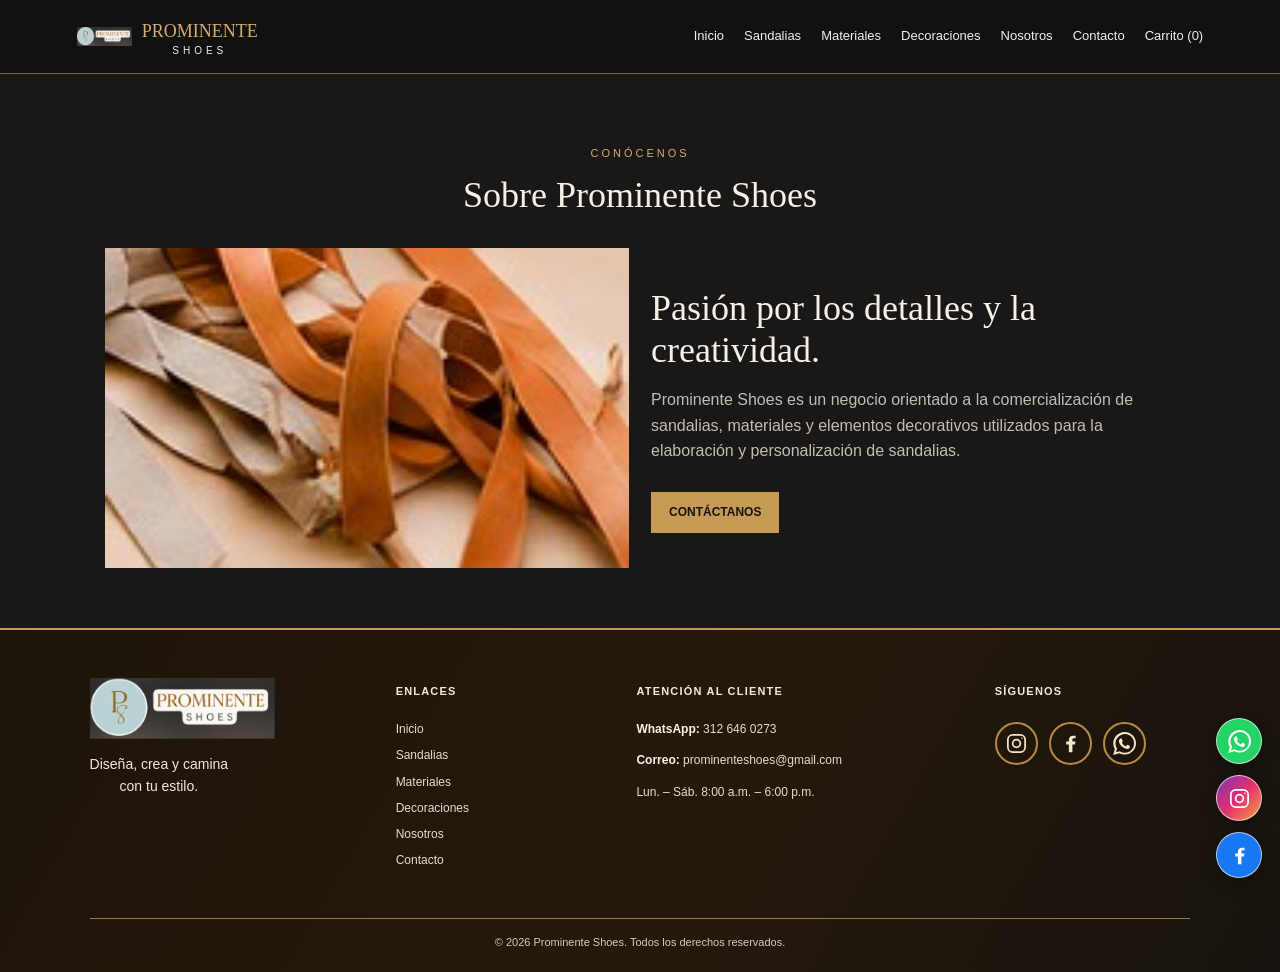
<file: prominente_shoes_avance/nosotros.html>
<!DOCTYPE html>
<html lang="es">
<head>
  <meta charset="UTF-8">
  <meta name="viewport" content="width=device-width, initial-scale=1">
  <title>Nosotros | Prominente Shoes</title>
  <link rel="stylesheet" href="css/estilos.css">
</head>

<body>

  <header class="top">
    <a class="brand" href="index.html">
      <img src="imagenes/logo-p.png" alt="Logo">
      <span>PROMINENTE<small>SHOES</small></span>
    </a>

    <nav class="nav">
      <a href="index.html">Inicio</a>
      <a href="sandalias.html">Sandalias</a>
      <a href="materiales.html">Materiales</a>
      <a href="decoraciones.html">Decoraciones</a>
      <a href="nosotros.html">Nosotros</a>
      <a href="contacto.html">Contacto</a>
      <a href="carrito.html">Carrito (<span id="cart-count">0</span>)</a>
    </nav>
  </header>

  <main class="section">
    <div class="title">
      <p class="eyebrow">CONÓCENOS</p>
      <h2>Sobre Prominente Shoes</h2>
    </div>

    <div class="grid" style="grid-template-columns:1fr 1fr;align-items:center">
      <img src="imagenes/categoria-materiales.png" alt="Materiales para sandalias" style="width:100%;height:320px;object-fit:cover">

      <div>
        <h2>Pasión por los detalles y la creatividad.</h2>
        <p class="muted">Prominente Shoes es un negocio orientado a la comercialización de sandalias, materiales y elementos decorativos utilizados para la elaboración y personalización de sandalias.</p>
        <a class="btn" href="contacto.html">CONTÁCTANOS</a>
      </div>
    </div>
  </main>

  <footer class="footer">
    <div class="footer-column footer-brand">
      <a class="footer-logo" href="index.html">
        <img src="imagenes/logo-p.png" alt="Prominente Shoes">
      </a>
      <p>Diseña, crea y camina<br>con tu estilo.</p>
    </div>

    <div class="footer-column">
      <h3>ENLACES</h3>
      <a href="index.html">Inicio</a>
      <a href="sandalias.html">Sandalias</a>
      <a href="materiales.html">Materiales</a>
      <a href="decoraciones.html">Decoraciones</a>
      <a href="nosotros.html">Nosotros</a>
      <a href="contacto.html">Contacto</a>
    </div>

    <div class="footer-column footer-contact">
      <h3>ATENCIÓN AL CLIENTE</h3>
      <p><strong>WhatsApp:</strong> <a href="https://wa.me/573126460273" target="_blank" rel="noopener noreferrer">312 646 0273</a></p>
      <p><strong>Correo:</strong> <a href="mailto:prominenteshoes@gmail.com">prominenteshoes@gmail.com</a></p>
      <p>Lun. – Sáb. 8:00 a.m. – 6:00 p.m.</p>
    </div>

    <div class="footer-column footer-social">
      <h3>SÍGUENOS</h3>
      <div class="footer-social-links">
        <a href="https://www.instagram.com/vergara_yojan07?psln=eHQ2M2hkNHF2YnV5&utm_source=qr" target="_blank" rel="noopener noreferrer" aria-label="Instagram" title="Instagram">
          <svg viewBox="0 0 24 24" aria-hidden="true">
            <rect x="3" y="3" width="18" height="18" rx="5"/>
            <circle cx="12" cy="12" r="4"/>
            <circle cx="17.6" cy="6.5" r=".8" class="punto"/>
          </svg>
        </a>

        <a href="https://www.facebook.com/share/1JQkK5YUma/?mibextid=wwXIfr" target="_blank" rel="noopener noreferrer" aria-label="Facebook" title="Facebook">
          <svg viewBox="0 0 24 24" aria-hidden="true">
            <path d="M14 21v-8h2.7l.4-3H14V8.1c0-.9.3-1.5 1.6-1.5h1.7V3.9c-.3 0-1.4-.1-2.6-.1-2.6 0-4.4 1.6-4.4 4.5V10H7.5v3h2.8v8H14Z"/>
          </svg>
        </a>

        <a href="https://wa.me/573126460273" target="_blank" rel="noopener noreferrer" aria-label="WhatsApp" title="WhatsApp">
          <svg viewBox="0 0 24 24" aria-hidden="true">
            <path d="M20.5 3.5A11.8 11.8 0 0 0 12.1 0C5.6 0 .3 5.3.3 11.8c0 2.1.6 4.1 1.6 5.9L.2 24l6.5-1.7a11.8 11.8 0 0 0 5.4 1.3h.1c6.5 0 11.8-5.3 11.8-11.8 0-3.1-1.2-6.1-3.5-8.3ZM12.1 21.6c-1.7 0-3.3-.5-4.7-1.3l-.3-.2-3.9 1 1-3.8-.2-.4a9.7 9.7 0 1 1 8.1 4.7Zm5.3-7.3c-.3-.1-1.7-.8-2-.9-.3-.1-.5-.1-.7.2-.2.3-.7.9-.9 1.1-.2.2-.3.2-.6.1-.3-.1-1.2-.4-2.3-1.4-.8-.7-1.4-1.6-1.5-1.9-.2-.3 0-.4.1-.6l.4-.5c.1-.2.2-.3.3-.5.1-.2 0-.4 0-.5-.1-.1-.7-1.6-.9-2.1-.2-.5-.5-.4-.7-.4h-.6c-.2 0-.5.1-.8.4-.3.3-1 1-1 2.4s1 2.8 1.1 3c.1.2 2 3.1 4.9 4.3.7.3 1.2.5 1.6.6.7.2 1.3.2 1.8.1.6-.1 1.7-.7 1.9-1.4.1-.7.1-1.3.1-1.4-.1-.2-.3-.3-.6-.4Z"/>
          </svg>
        </a>
      </div>
    </div>

    <div class="footer-bottom">© <span id="year"></span> Prominente Shoes. Todos los derechos reservados.</div>
  </footer>

  <script src="js/productos.js"></script>
  <script src="js/script.js"></script>

  <aside class="redes-flotantes" aria-label="Redes sociales">
    <a class="red-social whatsapp" href="https://wa.me/573126460273" target="_blank" rel="noopener noreferrer" aria-label="Contactar por WhatsApp" title="WhatsApp">
      <svg viewBox="0 0 24 24" aria-hidden="true">
        <path d="M20.5 3.5A11.8 11.8 0 0 0 12.1 0C5.6 0 .3 5.3.3 11.8c0 2.1.6 4.1 1.6 5.9L.2 24l6.5-1.7a11.8 11.8 0 0 0 5.4 1.3h.1c6.5 0 11.8-5.3 11.8-11.8 0-3.1-1.2-6.1-3.5-8.3ZM12.1 21.6c-1.7 0-3.3-.5-4.7-1.3l-.3-.2-3.9 1 1-3.8-.2-.4a9.7 9.7 0 1 1 8.1 4.7Zm5.3-7.3c-.3-.1-1.7-.8-2-.9-.3-.1-.5-.1-.7.2-.2.3-.7.9-.9 1.1-.2.2-.3.2-.6.1-.3-.1-1.2-.4-2.3-1.4-.8-.7-1.4-1.6-1.5-1.9-.2-.3 0-.4.1-.6l.4-.5c.1-.2.2-.3.3-.5.1-.2 0-.4 0-.5-.1-.1-.7-1.6-.9-2.1-.2-.5-.5-.4-.7-.4h-.6c-.2 0-.5.1-.8.4-.3.3-1 1-1 2.4s1 2.8 1.1 3c.1.2 2 3.1 4.9 4.3.7.3 1.2.5 1.6.6.7.2 1.3.2 1.8.1.6-.1 1.7-.7 1.9-1.4.2-.7.2-1.3.1-1.4-.1-.2-.3-.3-.6-.4Z"/>
      </svg>
    </a>

    <a class="red-social instagram" href="https://www.instagram.com/vergara_yojan07?psln=eHQ2M2hkNHF2YnV5&utm_source=qr" target="_blank" rel="noopener noreferrer" aria-label="Instagram" title="Instagram">
      <svg viewBox="0 0 24 24" aria-hidden="true">
        <rect x="3" y="3" width="18" height="18" rx="5"/>
        <circle cx="12" cy="12" r="4"/>
        <circle cx="17.6" cy="6.5" r=".8" class="punto"/>
      </svg>
    </a>

    <a class="red-social facebook" href="https://www.facebook.com/share/1JQkK5YUma/?mibextid=wwXIfr" target="_blank" rel="noopener noreferrer" aria-label="Facebook" title="Facebook">
      <svg viewBox="0 0 24 24" aria-hidden="true">
        <path d="M14 21v-8h2.7l.4-3H14V8.1c0-.9.3-1.5 1.6-1.5h1.7V3.9c-.3 0-1.4-.1-2.6-.1-2.6 0-4.4 1.6-4.4 4.5V10H7.5v3h2.8v8H14Z"/>
      </svg>
    </a>
  </aside>

</body>
</html>
</file>
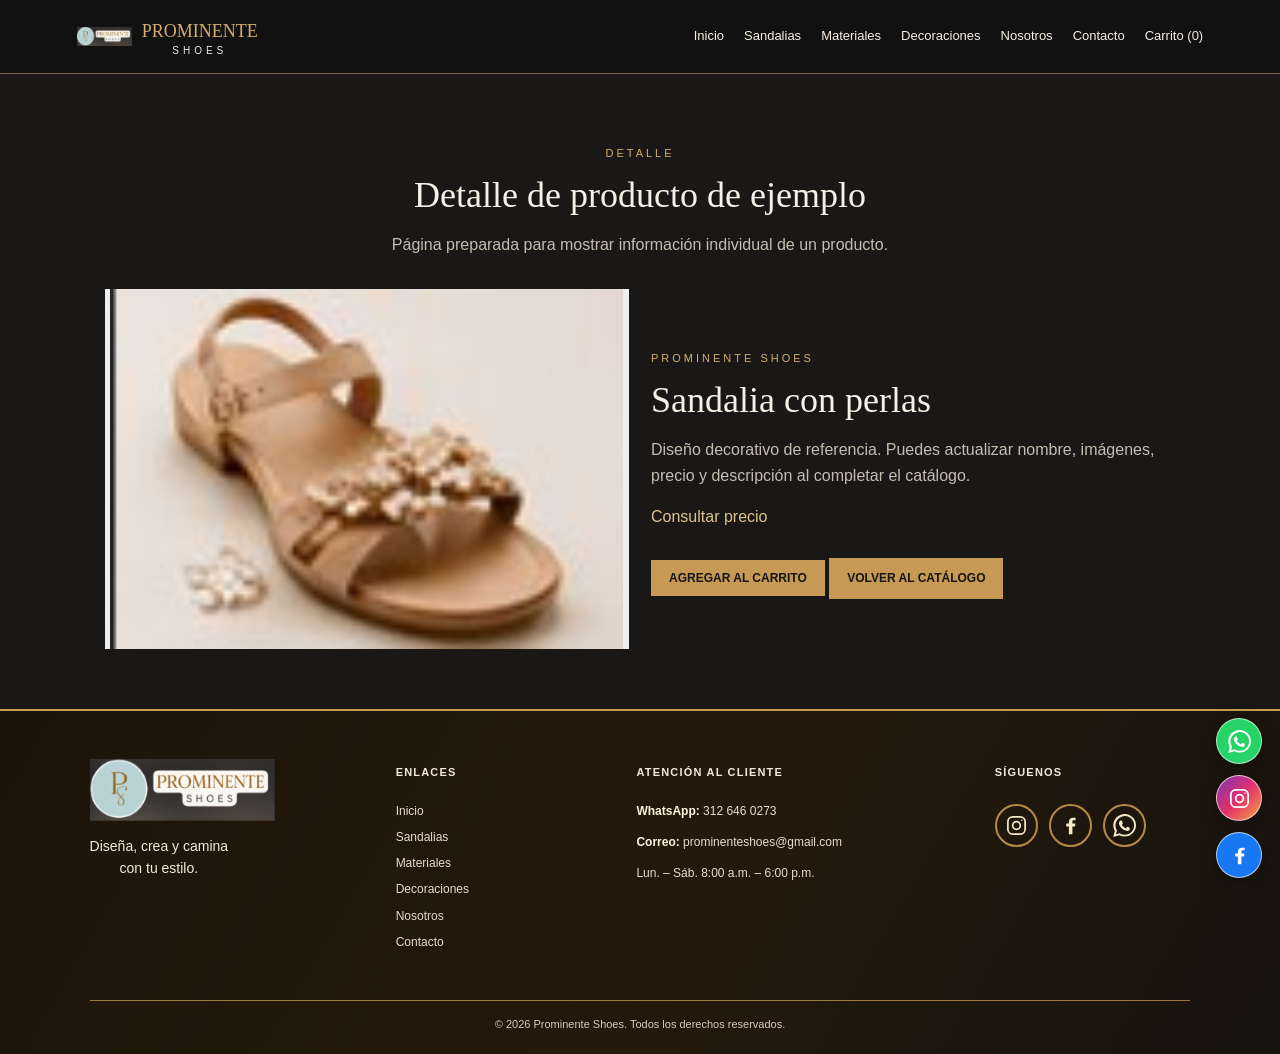
<file: prominente_shoes_avance/producto.html>
<!DOCTYPE html>
<html lang="es">
<head>
  <meta charset="UTF-8">
  <meta name="viewport" content="width=device-width, initial-scale=1">
  <title>Detalle de producto | Prominente Shoes</title>
  <link rel="stylesheet" href="css/estilos.css">
</head>

<body>

  <header class="top">
    <a class="brand" href="index.html">
      <img src="imagenes/logo-p.png" alt="Logo">
      <span>PROMINENTE<small>SHOES</small></span>
    </a>

    <nav class="nav">
      <a href="index.html">Inicio</a>
      <a href="sandalias.html">Sandalias</a>
      <a href="materiales.html">Materiales</a>
      <a href="decoraciones.html">Decoraciones</a>
      <a href="nosotros.html">Nosotros</a>
      <a href="contacto.html">Contacto</a>
      <a href="carrito.html">Carrito (<span id="cart-count">0</span>)</a>
    </nav>
  </header>

  <main class="section">
    <div class="title">
      <p class="eyebrow">DETALLE</p>
      <h2>Detalle de producto de ejemplo</h2>
      <p class="muted">Página preparada para mostrar información individual de un producto.</p>
    </div>

    <div class="grid" style="grid-template-columns:1fr 1fr;align-items:center">
      <img src="imagenes/producto-sandalia-perlas.png" alt="Sandalia con perlas" style="width:100%;height:360px;object-fit:contain;background:#eee">

      <div>
        <p class="eyebrow">PROMINENTE SHOES</p>
        <h2>Sandalia con perlas</h2>
        <p class="muted">Diseño decorativo de referencia. Puedes actualizar nombre, imágenes, precio y descripción al completar el catálogo.</p>
        <p class="price">Consultar precio</p>
        <button class="btn" onclick="addProduct(1)">AGREGAR AL CARRITO</button>
        <a class="btn" href="sandalias.html">VOLVER AL CATÁLOGO</a>
      </div>
    </div>
  </main>

  <footer class="footer">
    <div class="footer-column footer-brand">
      <a class="footer-logo" href="index.html">
        <img src="imagenes/logo-p.png" alt="Prominente Shoes">
      </a>
      <p>Diseña, crea y camina<br>con tu estilo.</p>
    </div>

    <div class="footer-column">
      <h3>ENLACES</h3>
      <a href="index.html">Inicio</a>
      <a href="sandalias.html">Sandalias</a>
      <a href="materiales.html">Materiales</a>
      <a href="decoraciones.html">Decoraciones</a>
      <a href="nosotros.html">Nosotros</a>
      <a href="contacto.html">Contacto</a>
    </div>

    <div class="footer-column footer-contact">
      <h3>ATENCIÓN AL CLIENTE</h3>
      <p><strong>WhatsApp:</strong> <a href="https://wa.me/573126460273" target="_blank" rel="noopener noreferrer">312 646 0273</a></p>
      <p><strong>Correo:</strong> <a href="mailto:prominenteshoes@gmail.com">prominenteshoes@gmail.com</a></p>
      <p>Lun. – Sáb. 8:00 a.m. – 6:00 p.m.</p>
    </div>

    <div class="footer-column footer-social">
      <h3>SÍGUENOS</h3>
      <div class="footer-social-links">
        <a href="https://www.instagram.com/vergara_yojan07?psln=eHQ2M2hkNHF2YnV5&utm_source=qr" target="_blank" rel="noopener noreferrer" aria-label="Instagram" title="Instagram">
          <svg viewBox="0 0 24 24" aria-hidden="true">
            <rect x="3" y="3" width="18" height="18" rx="5"/>
            <circle cx="12" cy="12" r="4"/>
            <circle cx="17.6" cy="6.5" r=".8" class="punto"/>
          </svg>
        </a>

        <a href="https://www.facebook.com/share/1JQkK5YUma/?mibextid=wwXIfr" target="_blank" rel="noopener noreferrer" aria-label="Facebook" title="Facebook">
          <svg viewBox="0 0 24 24" aria-hidden="true">
            <path d="M14 21v-8h2.7l.4-3H14V8.1c0-.9.3-1.5 1.6-1.5h1.7V3.9c-.3 0-1.4-.1-2.6-.1-2.6 0-4.4 1.6-4.4 4.5V10H7.5v3h2.8v8H14Z"/>
          </svg>
        </a>

        <a href="https://wa.me/573126460273" target="_blank" rel="noopener noreferrer" aria-label="WhatsApp" title="WhatsApp">
          <svg viewBox="0 0 24 24" aria-hidden="true">
            <path d="M20.5 3.5A11.8 11.8 0 0 0 12.1 0C5.6 0 .3 5.3.3 11.8c0 2.1.6 4.1 1.6 5.9L.2 24l6.5-1.7a11.8 11.8 0 0 0 5.4 1.3h.1c6.5 0 11.8-5.3 11.8-11.8 0-3.1-1.2-6.1-3.5-8.3ZM12.1 21.6c-1.7 0-3.3-.5-4.7-1.3l-.3-.2-3.9 1 1-3.8-.2-.4a9.7 9.7 0 1 1 8.1 4.7Zm5.3-7.3c-.3-.1-1.7-.8-2-.9-.3-.1-.5-.1-.7.2-.2.3-.7.9-.9 1.1-.2.2-.3.2-.6.1-.3-.1-1.2-.4-2.3-1.4-.8-.7-1.4-1.6-1.5-1.9-.2-.3 0-.4.1-.6l.4-.5c.1-.2.2-.3.3-.5.1-.2 0-.4 0-.5-.1-.1-.7-1.6-.9-2.1-.2-.5-.5-.4-.7-.4h-.6c-.2 0-.5.1-.8.4-.3.3-1 1-1 2.4s1 2.8 1.1 3c.1.2 2 3.1 4.9 4.3.7.3 1.2.5 1.6.6.7.2 1.3.2 1.8.1.6-.1 1.7-.7 1.9-1.4.1-.7.1-1.3.1-1.4-.1-.2-.3-.3-.6-.4Z"/>
          </svg>
        </a>
      </div>
    </div>

    <div class="footer-bottom">© <span id="year"></span> Prominente Shoes. Todos los derechos reservados.</div>
  </footer>

  <script src="js/productos.js"></script>
  <script src="js/script.js"></script>

  <aside class="redes-flotantes" aria-label="Redes sociales">
    <a class="red-social whatsapp" href="https://wa.me/573126460273" target="_blank" rel="noopener noreferrer" aria-label="Contactar por WhatsApp" title="WhatsApp">
      <svg viewBox="0 0 24 24" aria-hidden="true">
        <path d="M20.5 3.5A11.8 11.8 0 0 0 12.1 0C5.6 0 .3 5.3.3 11.8c0 2.1.6 4.1 1.6 5.9L.2 24l6.5-1.7a11.8 11.8 0 0 0 5.4 1.3h.1c6.5 0 11.8-5.3 11.8-11.8 0-3.1-1.2-6.1-3.5-8.3ZM12.1 21.6c-1.7 0-3.3-.5-4.7-1.3l-.3-.2-3.9 1 1-3.8-.2-.4a9.7 9.7 0 1 1 8.1 4.7Zm5.3-7.3c-.3-.1-1.7-.8-2-.9-.3-.1-.5-.1-.7.2-.2.3-.7.9-.9 1.1-.2.2-.3.2-.6.1-.3-.1-1.2-.4-2.3-1.4-.8-.7-1.4-1.6-1.5-1.9-.2-.3 0-.4.1-.6l.4-.5c.1-.2.2-.3.3-.5.1-.2 0-.4 0-.5-.1-.1-.7-1.6-.9-2.1-.2-.5-.5-.4-.7-.4h-.6c-.2 0-.5.1-.8.4-.3.3-1 1-1 2.4s1 2.8 1.1 3c.1.2 2 3.1 4.9 4.3.7.3 1.2.5 1.6.6.7.2 1.3.2 1.8.1.6-.1 1.7-.7 1.9-1.4.2-.7.2-1.3.1-1.4-.1-.2-.3-.3-.6-.4Z"/>
      </svg>
    </a>

    <a class="red-social instagram" href="https://www.instagram.com/vergara_yojan07?psln=eHQ2M2hkNHF2YnV5&utm_source=qr" target="_blank" rel="noopener noreferrer" aria-label="Instagram" title="Instagram">
      <svg viewBox="0 0 24 24" aria-hidden="true">
        <rect x="3" y="3" width="18" height="18" rx="5"/>
        <circle cx="12" cy="12" r="4"/>
        <circle cx="17.6" cy="6.5" r=".8" class="punto"/>
      </svg>
    </a>

    <a class="red-social facebook" href="https://www.facebook.com/share/1JQkK5YUma/?mibextid=wwXIfr" target="_blank" rel="noopener noreferrer" aria-label="Facebook" title="Facebook">
      <svg viewBox="0 0 24 24" aria-hidden="true">
        <path d="M14 21v-8h2.7l.4-3H14V8.1c0-.9.3-1.5 1.6-1.5h1.7V3.9c-.3 0-1.4-.1-2.6-.1-2.6 0-4.4 1.6-4.4 4.5V10H7.5v3h2.8v8H14Z"/>
      </svg>
    </a>
  </aside>

</body>
</html>
</file>
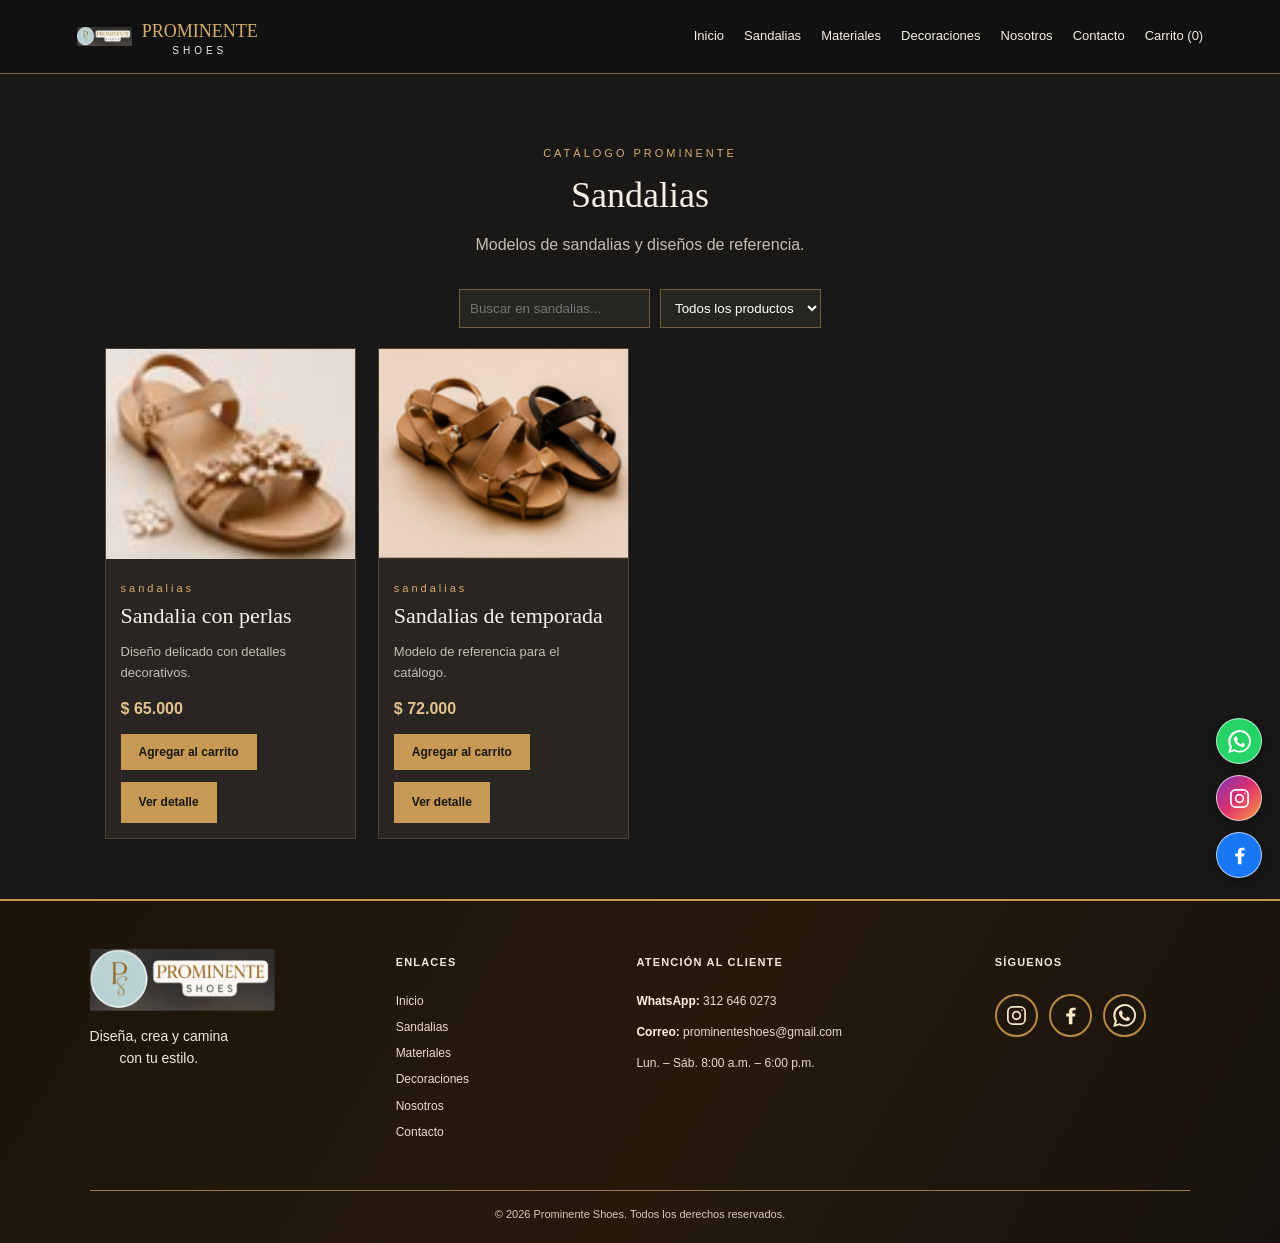
<file: prominente_shoes_avance/sandalias.html>
<!DOCTYPE html>
<html lang="es">
<head>
  <meta charset="UTF-8">
  <meta name="viewport" content="width=device-width, initial-scale=1">
  <title>Sandalias | Prominente Shoes</title>
  <link rel="stylesheet" href="css/estilos.css">
</head>

<body>

  <header class="top">
    <a class="brand" href="index.html">
      <img src="imagenes/logo-p.png" alt="Logo">
      <span>PROMINENTE<small>SHOES</small></span>
    </a>

    <nav class="nav">
      <a href="index.html">Inicio</a>
      <a href="sandalias.html">Sandalias</a>
      <a href="materiales.html">Materiales</a>
      <a href="decoraciones.html">Decoraciones</a>
      <a href="nosotros.html">Nosotros</a>
      <a href="contacto.html">Contacto</a>
      <a href="carrito.html">Carrito (<span id="cart-count">0</span>)</a>
    </nav>
  </header>

  <main class="section">
    <div class="title">
      <p class="eyebrow">CATÁLOGO PROMINENTE</p>
      <h2>Sandalias</h2>
      <p class="muted">Modelos de sandalias y diseños de referencia.</p>
    </div>

    <div class="searchrow">
      <input id="search" placeholder="Buscar en sandalias..." aria-label="Buscar">
      <select id="sort">
        <option value="all">Todos los productos</option>
        <option value="price">Precio por consultar</option>
      </select>
    </div>

    <div class="grid products" id="product-grid" data-category="sandalias"></div>

  </main>

  <footer class="footer">
    <div class="footer-column footer-brand">
      <a class="footer-logo" href="index.html">
        <img src="imagenes/logo-p.png" alt="Prominente Shoes">
      </a>
      <p>Diseña, crea y camina<br>con tu estilo.</p>
    </div>

    <div class="footer-column">
      <h3>ENLACES</h3>
      <a href="index.html">Inicio</a>
      <a href="sandalias.html">Sandalias</a>
      <a href="materiales.html">Materiales</a>
      <a href="decoraciones.html">Decoraciones</a>
      <a href="nosotros.html">Nosotros</a>
      <a href="contacto.html">Contacto</a>
    </div>

    <div class="footer-column footer-contact">
      <h3>ATENCIÓN AL CLIENTE</h3>
      <p><strong>WhatsApp:</strong> <a href="https://wa.me/573126460273" target="_blank" rel="noopener noreferrer">312 646 0273</a></p>
      <p><strong>Correo:</strong> <a href="mailto:prominenteshoes@gmail.com">prominenteshoes@gmail.com</a></p>
      <p>Lun. – Sáb. 8:00 a.m. – 6:00 p.m.</p>
    </div>

    <div class="footer-column footer-social">
      <h3>SÍGUENOS</h3>
      <div class="footer-social-links">
        <a href="https://www.instagram.com/vergara_yojan07?psln=eHQ2M2hkNHF2YnV5&utm_source=qr" target="_blank" rel="noopener noreferrer" aria-label="Instagram" title="Instagram">
          <svg viewBox="0 0 24 24" aria-hidden="true">
            <rect x="3" y="3" width="18" height="18" rx="5"/>
            <circle cx="12" cy="12" r="4"/>
            <circle cx="17.6" cy="6.5" r=".8" class="punto"/>
          </svg>
        </a>

        <a href="https://www.facebook.com/share/1JQkK5YUma/?mibextid=wwXIfr" target="_blank" rel="noopener noreferrer" aria-label="Facebook" title="Facebook">
          <svg viewBox="0 0 24 24" aria-hidden="true">
            <path d="M14 21v-8h2.7l.4-3H14V8.1c0-.9.3-1.5 1.6-1.5h1.7V3.9c-.3 0-1.4-.1-2.6-.1-2.6 0-4.4 1.6-4.4 4.5V10H7.5v3h2.8v8H14Z"/>
          </svg>
        </a>

        <a href="https://wa.me/573126460273" target="_blank" rel="noopener noreferrer" aria-label="WhatsApp" title="WhatsApp">
          <svg viewBox="0 0 24 24" aria-hidden="true">
            <path d="M20.5 3.5A11.8 11.8 0 0 0 12.1 0C5.6 0 .3 5.3.3 11.8c0 2.1.6 4.1 1.6 5.9L.2 24l6.5-1.7a11.8 11.8 0 0 0 5.4 1.3h.1c6.5 0 11.8-5.3 11.8-11.8 0-3.1-1.2-6.1-3.5-8.3ZM12.1 21.6c-1.7 0-3.3-.5-4.7-1.3l-.3-.2-3.9 1 1-3.8-.2-.4a9.7 9.7 0 1 1 8.1 4.7Zm5.3-7.3c-.3-.1-1.7-.8-2-.9-.3-.1-.5-.1-.7.2-.2.3-.7.9-.9 1.1-.2.2-.3.2-.6.1-.3-.1-1.2-.4-2.3-1.4-.8-.7-1.4-1.6-1.5-1.9-.2-.3 0-.4.1-.6l.4-.5c.1-.2.2-.3.3-.5.1-.2 0-.4 0-.5-.1-.1-.7-1.6-.9-2.1-.2-.5-.5-.4-.7-.4h-.6c-.2 0-.5.1-.8.4-.3.3-1 1-1 2.4s1 2.8 1.1 3c.1.2 2 3.1 4.9 4.3.7.3 1.2.5 1.6.6.7.2 1.3.2 1.8.1.6-.1 1.7-.7 1.9-1.4.1-.7.1-1.3.1-1.4-.1-.2-.3-.3-.6-.4Z"/>
          </svg>
        </a>
      </div>
    </div>

    <div class="footer-bottom">© <span id="year"></span> Prominente Shoes. Todos los derechos reservados.</div>
  </footer>

  <script src="js/productos.js"></script>
  <script src="js/script.js"></script>

  <aside class="redes-flotantes" aria-label="Redes sociales">
    <a class="red-social whatsapp" href="https://wa.me/573126460273" target="_blank" rel="noopener noreferrer" aria-label="Contactar por WhatsApp" title="WhatsApp">
      <svg viewBox="0 0 24 24" aria-hidden="true">
        <path d="M20.5 3.5A11.8 11.8 0 0 0 12.1 0C5.6 0 .3 5.3.3 11.8c0 2.1.6 4.1 1.6 5.9L.2 24l6.5-1.7a11.8 11.8 0 0 0 5.4 1.3h.1c6.5 0 11.8-5.3 11.8-11.8 0-3.1-1.2-6.1-3.5-8.3ZM12.1 21.6c-1.7 0-3.3-.5-4.7-1.3l-.3-.2-3.9 1 1-3.8-.2-.4a9.7 9.7 0 1 1 8.1 4.7Zm5.3-7.3c-.3-.1-1.7-.8-2-.9-.3-.1-.5-.1-.7.2-.2.3-.7.9-.9 1.1-.2.2-.3.2-.6.1-.3-.1-1.2-.4-2.3-1.4-.8-.7-1.4-1.6-1.5-1.9-.2-.3 0-.4.1-.6l.4-.5c.1-.2.2-.3.3-.5.1-.2 0-.4 0-.5-.1-.1-.7-1.6-.9-2.1-.2-.5-.5-.4-.7-.4h-.6c-.2 0-.5.1-.8.4-.3.3-1 1-1 2.4s1 2.8 1.1 3c.1.2 2 3.1 4.9 4.3.7.3 1.2.5 1.6.6.7.2 1.3.2 1.8.1.6-.1 1.7-.7 1.9-1.4.2-.7.2-1.3.1-1.4-.1-.2-.3-.3-.6-.4Z"/>
      </svg>
    </a>

    <a class="red-social instagram" href="https://www.instagram.com/vergara_yojan07?psln=eHQ2M2hkNHF2YnV5&utm_source=qr" target="_blank" rel="noopener noreferrer" aria-label="Instagram" title="Instagram">
      <svg viewBox="0 0 24 24" aria-hidden="true">
        <rect x="3" y="3" width="18" height="18" rx="5"/>
        <circle cx="12" cy="12" r="4"/>
        <circle cx="17.6" cy="6.5" r=".8" class="punto"/>
      </svg>
    </a>

    <a class="red-social facebook" href="https://www.facebook.com/share/1JQkK5YUma/?mibextid=wwXIfr" target="_blank" rel="noopener noreferrer" aria-label="Facebook" title="Facebook">
      <svg viewBox="0 0 24 24" aria-hidden="true">
        <path d="M14 21v-8h2.7l.4-3H14V8.1c0-.9.3-1.5 1.6-1.5h1.7V3.9c-.3 0-1.4-.1-2.6-.1-2.6 0-4.4 1.6-4.4 4.5V10H7.5v3h2.8v8H14Z"/>
      </svg>
    </a>
  </aside>

</body>
</html>
</file>
<file: prominente_shoes_avance/css/estilos.css>
* {
  box-sizing: border-box;
}

html {
  scroll-behavior: smooth;
}

body {
  margin: 0;
  background: #191817;
  color: #f7f0e6;
  font-family: Arial, sans-serif;
  line-height: 1.6;
}

a {
  color: inherit;
  text-decoration: none;
}

img {
  max-width: 100%;
  display: block;
}

.top {
  display: flex;
  align-items: center;
  justify-content: space-between;
  padding: 14px 6%;
  background: #111;
  border-bottom: 1px solid #80633d;
  position: sticky;
  top: 0;
  z-index: 4;
}

.brand {
  display: flex;
  align-items: center;
  gap: 10px;
  color: #d5ad70;
  font-family: Georgia, serif;
  font-size: 18px;
}

.brand img {
  width: 55px;
  height: 45px;
  object-fit: contain;
}

.brand small {
  display: block;
  text-align: center;
  font: 10px Arial;
  letter-spacing: 4px;
  color: #eee;
}

.nav {
  display: flex;
  gap: 20px;
  flex-wrap: wrap;
  font-size: 13px;
}

.nav a:hover {
  color: #d5ad70;
}

.hero {
  display: grid;
  grid-template-columns: 1fr 1fr;
  align-items: center;
  gap: 35px;
  padding: 65px 8%;
  background: radial-gradient(ellipse at right, #544638, #191817 65%);
}

.eyebrow {
  font-size: 11px;
  letter-spacing: 3px;
  color: #d5ad70;
}

.hero h1 {
  font: clamp(38px, 5vw, 64px)/1.1 Georgia, serif;
  margin: 12px 0;
}

.gold {
  color: #d5ad70;
  font-style: italic;
}

.hero p,
.muted {
  color: #c6bdb1;
}

.hero img {
  width: 100%;
  height: 330px;
  object-fit: cover;
  background: #eee;
}

.btn {
  display: inline-block;
  background: #c69a55;
  color: #171411;
  padding: 11px 18px;
  margin-top: 12px;
  font-size: 12px;
  font-weight: bold;
  border: 0;
  cursor: pointer;
}

.section {
  padding: 60px 7%;
  max-width: 1250px;
  margin: auto;
}

.title {
  text-align: center;
  margin-bottom: 32px;
}

.title h2,
h2 {
  font: 36px Georgia, serif;
  margin: 5px 0 10px;
}

.grid {
  display: grid;
  grid-template-columns: repeat(3, 1fr);
  gap: 22px;
}

.grid.products {
  grid-template-columns: repeat(4, 1fr);
}

.card {
  background: #282522;
  border: 1px solid #51412e;
  overflow: hidden;
}

.card img {
  width: 100%;
  height: 210px;
  object-fit: cover;
  background: #eee;
}

.card .pad {
  padding: 15px;
}

.card h3 {
  font: 22px Georgia, serif;
  margin: 3px 0;
}

.card p {
  font-size: 13px;
  color: #c6bdb1;
}

.price {
  color: #e2c28b;
}

.band {
  padding: 45px 8%;
  background: #26221d;
  display: flex;
  justify-content: space-between;
  align-items: center;
  gap: 25px;
}

.form {
  max-width: 650px;
  margin: auto;
  display: grid;
  gap: 14px;
}

.form input,
.form textarea {
  width: 100%;
  padding: 12px;
  background: #262522;
  border: 1px solid #725b3d;
  color: white;
}

.form label {
  font-size: 13px;
}

.footer {
  text-align: center;
  padding: 35px 15px;
  border-top: 1px solid #51412e;
  color: #c6bdb1;
  font-size: 12px;
}

.searchrow {
  display: flex;
  gap: 10px;
  justify-content: center;
  margin: 20px 0;
}

.searchrow input,
.searchrow select {
  padding: 10px;
  background: #262522;
  border: 1px solid #725b3d;
  color: white;
}

.cartrow {
  display: flex;
  justify-content: space-between;
  padding: 12px;
  border-bottom: 1px solid #51412e;
}

.notice {
  color: #e2c28b;
  font-size: 12px;
}

@media (max-width: 800px) {
  .top {
    align-items: flex-start;
    flex-direction: column;
    gap: 12px;
  }

  .nav {
    gap: 12px;
  }

  .hero {
    grid-template-columns: 1fr;
    padding: 40px 6%;
  }

  .grid,
  .grid.products {
    grid-template-columns: repeat(2, 1fr);
  }

  .band {
    display: block;
  }

  .section {
    padding: 45px 5%;
  }
}

@media (max-width: 480px) {
  .grid,
  .grid.products {
    grid-template-columns: 1fr;
  }

  .card img {
    height: 240px;
  }

  .nav {
    font-size: 12px;
  }

  .title h2,
  h2 {
    font-size: 30px;
  }
}

.redes-flotantes {
  position: fixed;
  right: 18px;
  bottom: 22px;
  z-index: 30;
  display: flex;
  flex-direction: column;
  gap: 11px;
}

.red-social {
  display: grid;
  place-items: center;
  width: 46px;
  height: 46px;
  border: 1px solid rgba(255, 255, 255, .65);
  border-radius: 50%;
  box-shadow: 0 4px 15px rgba(0, 0, 0, .35);
  transition: transform .2s, filter .2s;
}

.red-social:hover {
  transform: translateY(-3px) scale(1.05);
  filter: brightness(1.12);
}

.red-social svg {
  width: 23px;
  height: 23px;
  fill: currentColor;
}

.red-social.instagram svg {
  fill: none;
  stroke: currentColor;
  stroke-width: 1.8;
}

.red-social.instagram svg .punto {
  fill: currentColor;
  stroke: none;
}

.red-social.whatsapp {
  background: #25D366;
  color: #fff;
}

.red-social.instagram {
  background: linear-gradient(135deg, #7b35b8, #e1306c, #f9a03f);
  color: #fff;
}

.red-social.facebook {
  background: #1877F2;
  color: #fff;
}

.mapa-seccion {
  padding: 55px 7%;
  background: #211f1c;
  border-top: 1px solid #51412e;
}

.mapa-seccion .title {
  margin: 0 auto 25px;
}

.mapa-contenedor {
  max-width: 1050px;
  height: 370px;
  margin: 0 auto;
  border: 1px solid #80633d;
  background: #292522;
  overflow: hidden;
}

.mapa-chinu {
  width: 100%;
  height: 100%;
  border: 0;
  filter: grayscale(.2) contrast(.95);
}

.mapa-enlace {
  text-align: center;
  margin: 14px 0 0;
  font-size: 12px;
  color: #e2c28b;
}

.mapa-enlace a {
  text-decoration: underline;
  text-underline-offset: 3px;
}

@media (max-width: 480px) {
  .redes-flotantes {
    right: 12px;
    bottom: 14px;
    gap: 8px;
  }

  .red-social {
    width: 42px;
    height: 42px;
  }

  .mapa-seccion {
    padding: 42px 5%;
  }

  .mapa-contenedor {
    height: 300px;
  }
}

.footer {
  display: grid;
  grid-template-columns: 1.05fr .8fr 1.25fr .75fr;
  gap: 32px;
  align-items: start;
  padding: 48px 7% 0;
  background: linear-gradient(120deg, #1d1409, #25190c 55%, #17130e);
  border-top: 2px solid #c49a54;
  color: #f4eadb;
  font-size: 12px;
}

.footer-column {
  display: flex;
  flex-direction: column;
  align-items: flex-start;
  gap: 7px;
}

.footer-column h3 {
  margin: 5px 0 13px;
  color: #f4eadb;
  font-size: 11px;
  letter-spacing: 1.2px;
}

.footer-column a:not(.footer-logo) {
  color: #e8ddcd;
  transition: color .2s;
  overflow-wrap: anywhere;
}

.footer-column a:hover {
  color: #d7ae6c;
}

.footer-logo img {
  width: 185px;
  max-height: 76px;
  object-fit: contain;
  object-position: left center;
}

.footer-brand p {
  margin: 8px 0 0;
  font-size: 14px;
  line-height: 1.55;
}

.footer-contact p {
  margin: 0 0 5px;
  color: #e8ddcd;
}

.footer-contact strong {
  font-weight: 600;
  color: #fff3df;
}

.footer-social-links {
  display: flex;
  gap: 11px;
  margin-top: 2px;
}

.footer-social-links a {
  display: grid;
  place-items: center;
  width: 43px;
  height: 43px;
  border: 2px solid #b58a45;
  border-radius: 50%;
  color: #f7e7c9 !important;
  transition: background .2s, transform .2s;
}

.footer-social-links a:hover {
  background: #6b4a20;
  transform: translateY(-3px);
}

.footer-social-links svg {
  width: 23px;
  height: 23px;
  fill: currentColor;
}

.footer-social-links a:first-child svg {
  fill: none;
  stroke: currentColor;
  stroke-width: 1.8;
}

.footer-social-links a:first-child svg .punto {
  fill: currentColor;
  stroke: none;
}

.footer-bottom {
  grid-column: 1 / -1;
  margin-top: 16px;
  padding: 15px 0 20px;
  border-top: 1px solid #9c793f;
  color: #d8cbb9;
  text-align: center;
  font-size: 11px;
}

@media (max-width: 800px) {
  .footer {
    grid-template-columns: repeat(2, minmax(0, 1fr));
    gap: 28px 22px;
    padding: 38px 6% 0;
  }

  .footer-logo img {
    width: 160px;
  }
}

@media (max-width: 480px) {
  .footer {
    grid-template-columns: 1fr 1fr;
    gap: 25px 16px;
    font-size: 11px;
  }

  .footer-brand {
    grid-column: 1 / -1;
  }

  .footer-brand p {
    font-size: 13px;
  }

  .footer-column h3 {
    font-size: 10px;
  }

  .footer-social-links {
    gap: 7px;
  }

  .footer-social-links a {
    width: 39px;
    height: 39px;
  }

  .footer-bottom {
    font-size: 10px;
  }
}
</file>
